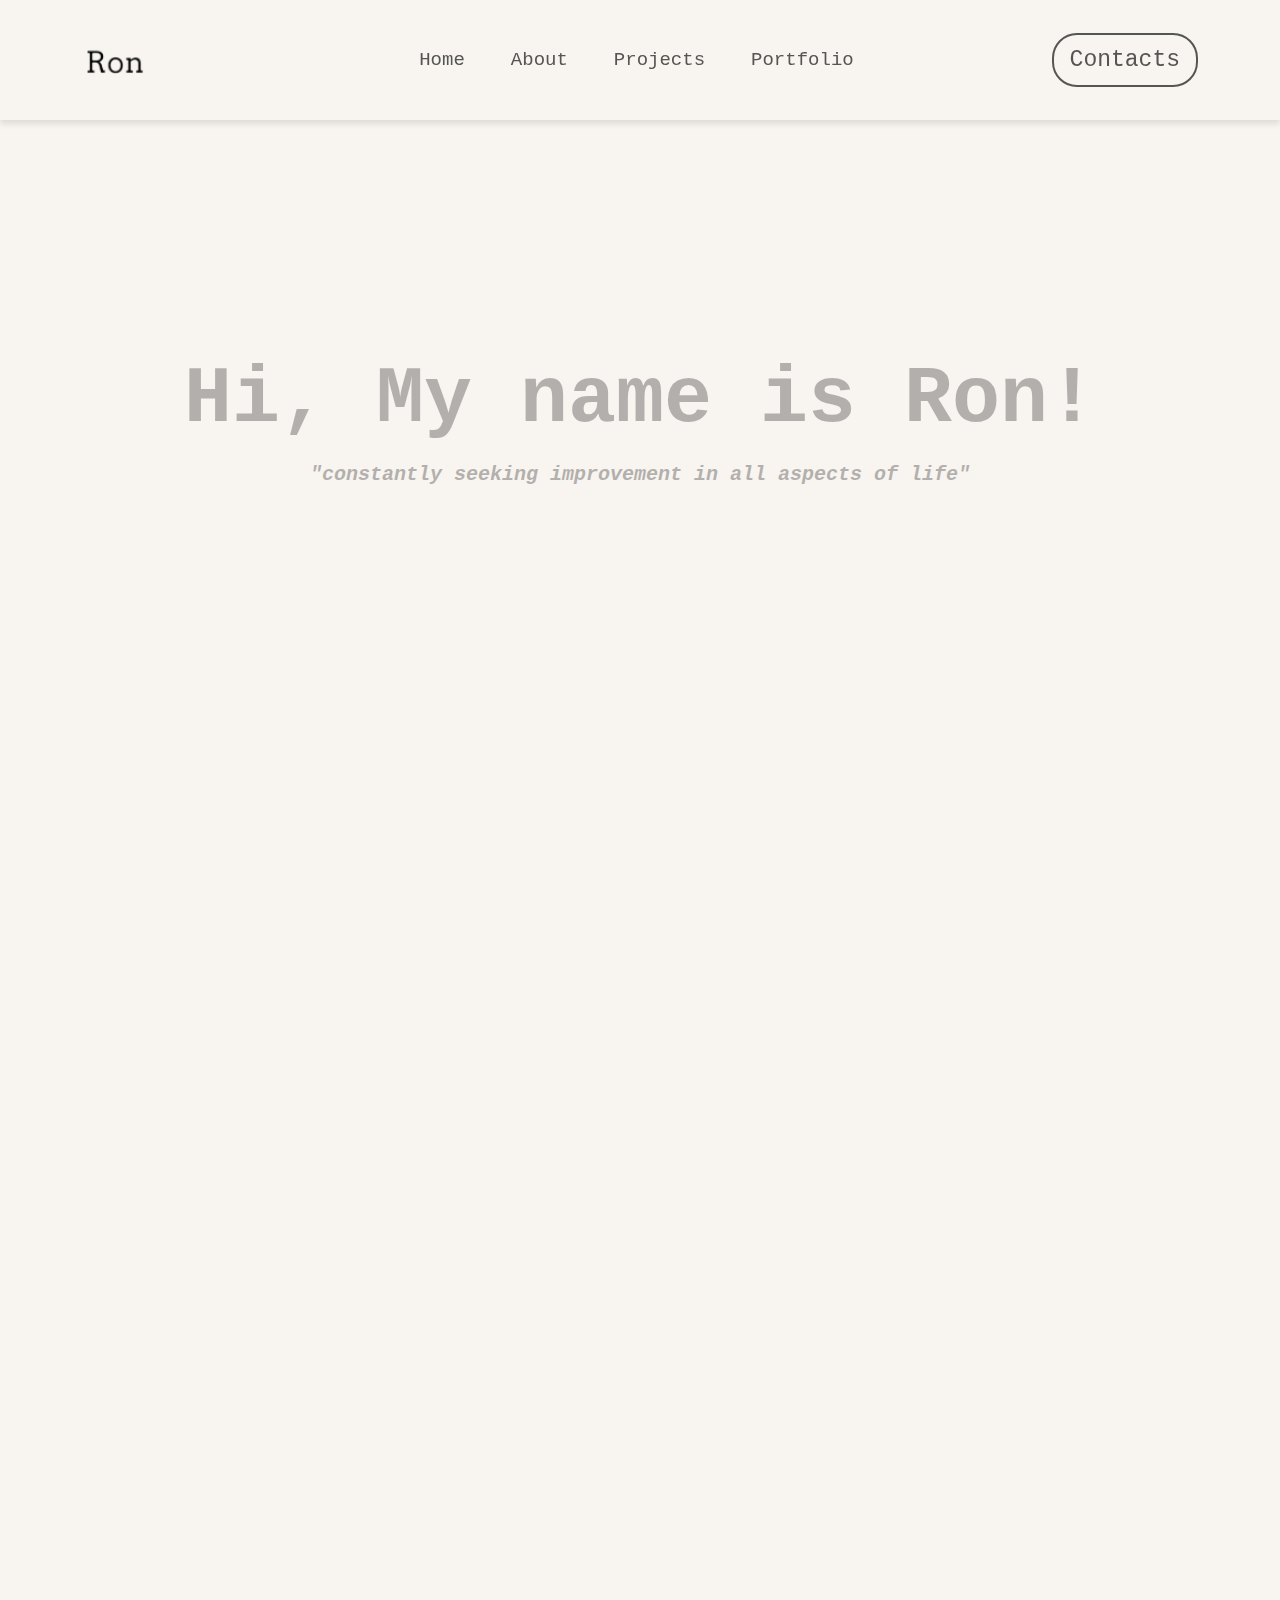
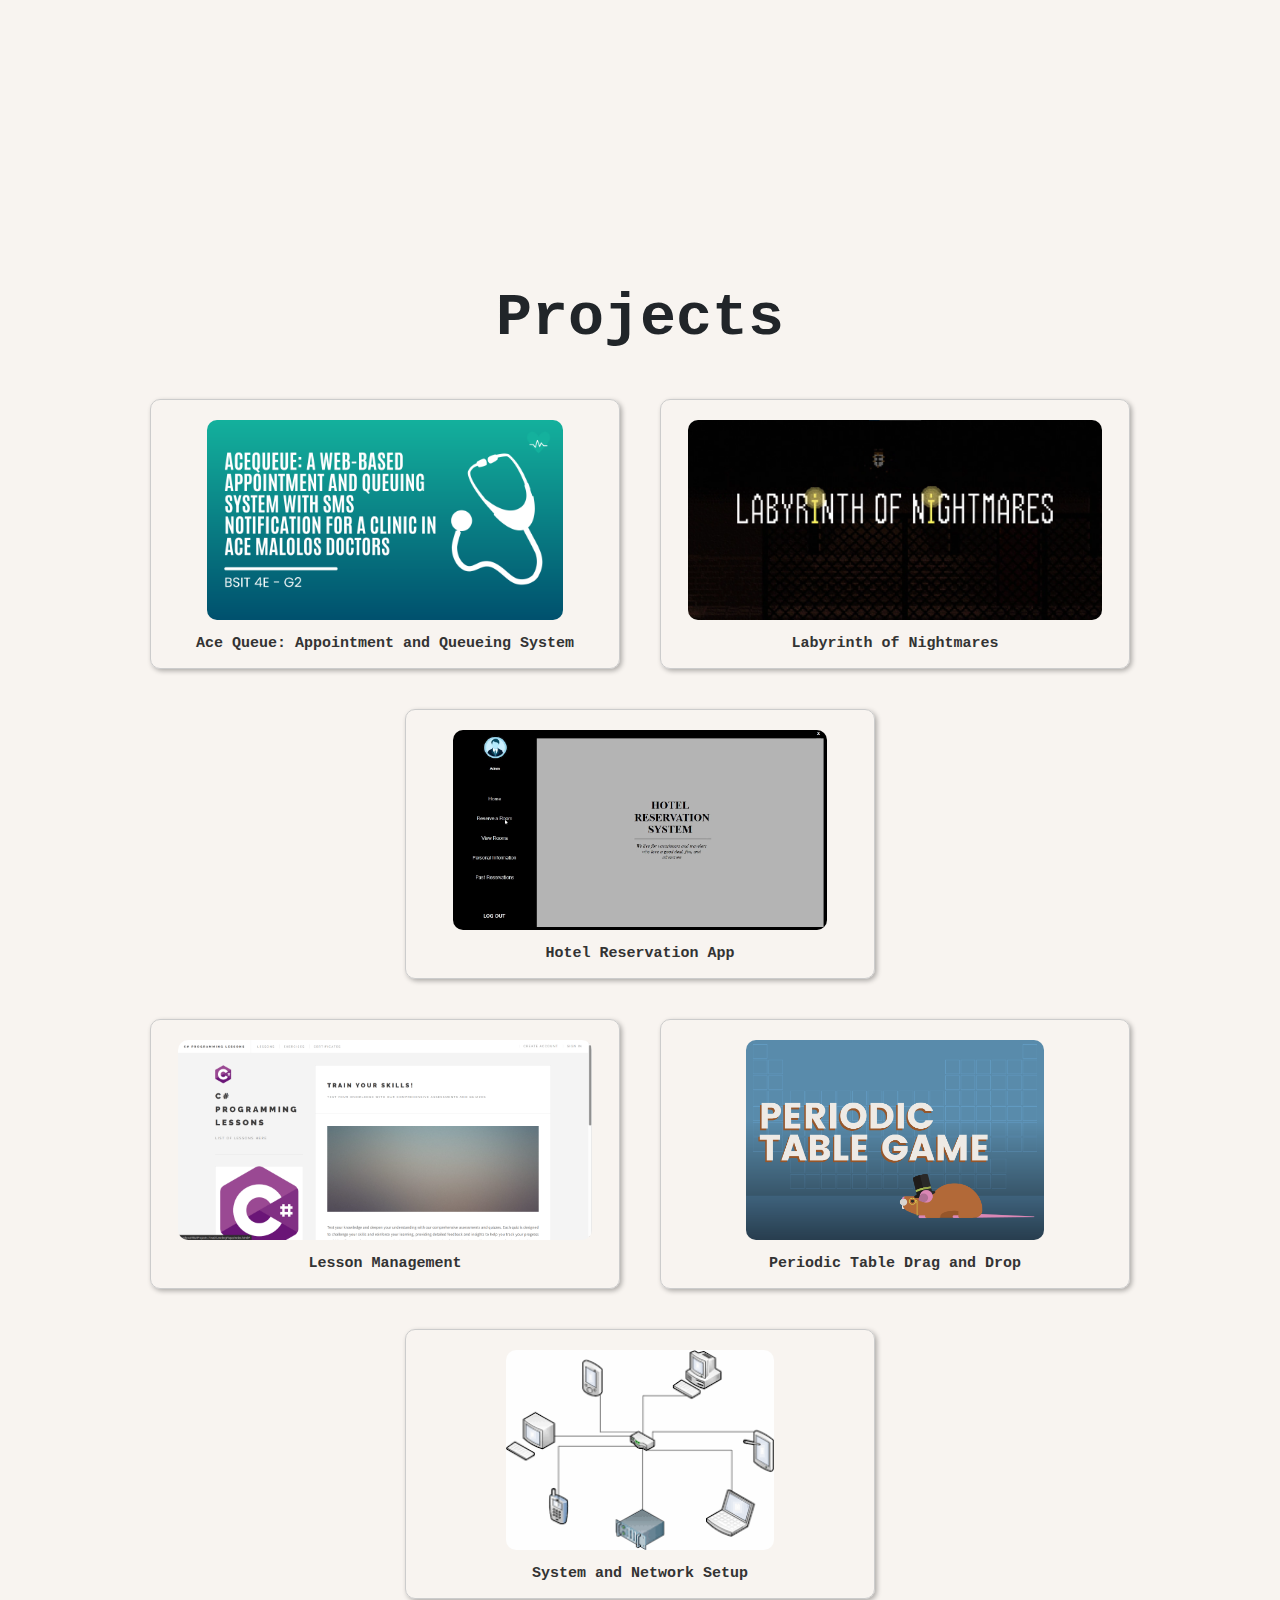
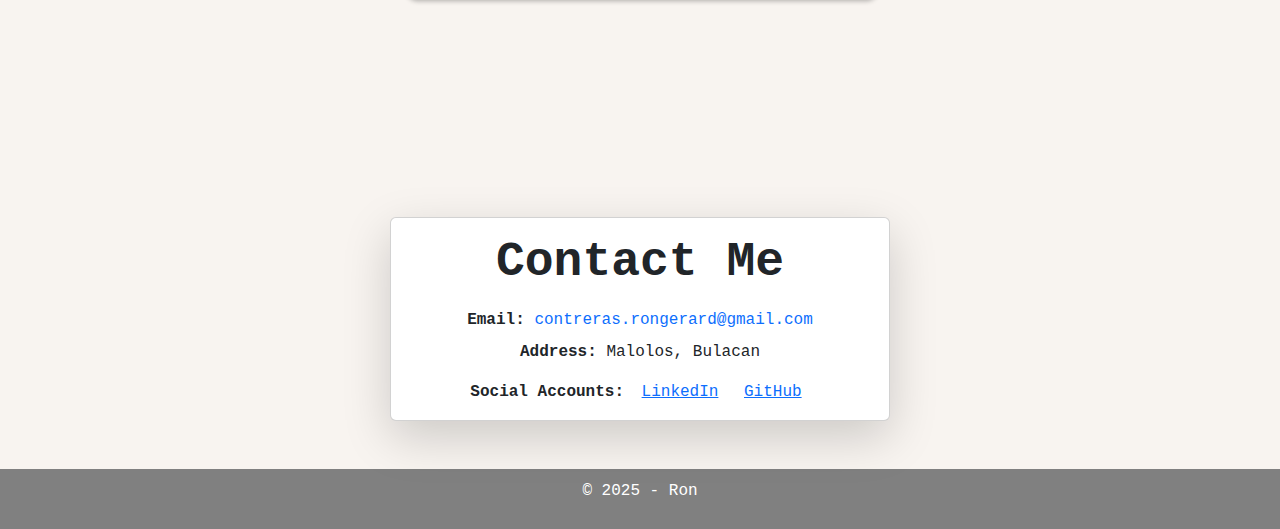
<file: index.html>
<!DOCTYPE HTML>

<html>

<head>
    <meta charset="UTF-8">
    <meta name="viewport" content="width=device-width, initial-scale=1.0">

    <title>Ron</title>

    <!-- Bootstrap CSS -->
    <link href="https://cdn.jsdelivr.net/npm/bootstrap@5.3.2/dist/css/bootstrap.min.css" rel="stylesheet">
    <link rel="stylesheet" href="navbarStyle.css" type="text/css" />

    <script src="navbarScript.js" defer></script>
    <!-- Bootstrap JS Bundle (including Popper.js) -->
    <script src="https://cdn.jsdelivr.net/npm/bootstrap@5.3.2/dist/js/bootstrap.bundle.min.js" defer></script>


</head>

<body>

    <div class="navbar-wrapper">
        <nav class="navbar navbar-expand-lg navbar-custom ">
            <div class="container">
                <a class="navbar-brand" href="#">
                    <img src="img/logo.png" alt="logo">
                </a>

                <button class="navbar-toggler" type="button" data-bs-toggle="collapse" data-bs-target="#navbarNav"
                    aria-controls="navbarNav" aria-expanded="false" aria-label="Toggle navigation">
                    <span class="navbar-toggler-icon"></span>
                </button>

                <div class="collapse navbar-collapse justify-content-center" id="navbarNav">
                    <ul class="navbar-nav">
                        <li class="nav-item">
                            <a class="nav-link " href="#">Home</a>
                        </li>
                        <li class="nav-item">
                            <a class="nav-link" href="#about-me">About</a>
                        </li>
                        <li class="nav-item">
                            <a class="nav-link" href="#projects">Projects</a>
                        </li>
                        <li class="nav-item">
                            <a class="nav-link" href="#">Portfolio</a>
                        </li>

                    </ul>
                </div>

                <div class="d-none d-lg-block ms-auto">
                    <a href="#contact-me"> <button class="contact-button">Contacts</button></a>
                </div>
            </div>
        </nav>
    </div>

    <div class="hero-caption" id="heroCaption">
        Hi, My name is Ron!

        <div class="small-caption">
            <p><i>"constantly seeking improvement in all aspects of life"</i>
            <p>
        </div>
    </div>




    <div id="about-me" class="about-me">

        <div class="main-about-me" id="ronAboutMe">

            <img src="img/ronimage.jpg" alt="Your Image" class="profile-picture" height=500px;>

            <div class="about-me-text">

                <p>Ron Gerard B. Contreras </p>

                <div class="role">
                    <p>Hello my name is Ron Gerard B. Contreras about to graduate in Bachelor of Science in Information
                        Technology</p>
                    <p>My goal is to contribute to the world of technology by creating innovative and user-friendly
                        web
                        applications.</p>

                </div>

                <button onclick="window.location.href='https://www.facebook.com/rongerard.contreras/';" ;
                    class="contact-me" id="projects">
                    Contact me </button>

            </div>
        </div>


    </div>


    <div class="services">
        <div class="main-service-text">
            <p><strong>Projects</strong></p>
        </div>
        <div class="service-container">


            <div class="service-box">
                <a href="aceQueue.html">
                    <img src="img/acequeue.png" alt="logo">
                </a>
                <h2><strong>Ace Queue: Appointment and Queueing System</strong></h2>

            </div>

            <div class="service-box">
                <a href="labyrinthsOfNightmare.html">
                    <img src="img/labyrinthOfNightmares.png" alt="logo" height="60">
                </a>
                <h2><strong>Labyrinth of Nightmares</strong></h2>

            </div>

            <div class="service-box">
                <a href="hotelReservation.html">
                    <img src="img/hotelReservation.png" alt="logo" height="60">
                </a>
                <h2><strong>Hotel Reservation App</strong></h2>

            </div>
        </div>
        <div class="service-container">


            <div class="service-box">
                <a href="lessonManagement.html">
                    <img src="img/lessonManagement.png" alt="logo" height="60">
                </a>
                <h2><strong>Lesson Management</strong></h2>

            </div>

            <div class="service-box">
                <a href="jqueryGame.html">
                    <img src="img/periodic.png" alt="logo" height="60">
                </a>
                <h2><strong>Periodic Table Drag and Drop</strong></h2>

            </div>

            <div class="service-box">
                <a href="systemAndNetworkSetup.html">
                    <img src="img/network.png" alt="logo" height="60">
                </a>
                <h2><strong>System and Network Setup</strong></h2>

            </div>
        </div>
    </div>

    <!-- Contact Me Section -->
    <div id="contact-me" class="container py-5">
        <div class="card shadow-lg mx-auto text-center" style="max-width: 500px;">
            <div class="card-body">
                <h2 class="card-title mb-3 fw-bold display-5">Contact Me</h2>


                <div class="contact-item mb-2">
                    <strong>Email:</strong>
                    <a href="mailto:contreras.rongerard@gmail.com" class="text-decoration-none text-primary">
                        contreras.rongerard@gmail.com
                    </a>
                </div>


                <div class="contact-item mb-2">
                    <strong>Address:</strong> Malolos, Bulacan
                </div>

                <div class="social-icons mt-3">
                    <strong>Social Accounts:</strong>
                    <a href="https://www.linkedin.com/in/ron-gerard/" target="_blank"
                        class="text-primary mx-2">LinkedIn</a>

                    <a href="https://github.com/rongerard" target="_blank" class="text-primary mx-2">GitHub</a>
                </div>
            </div>
        </div>
    </div>



    <!-- 
    <div id="contact-me" class="contact-container">
        <div class="main-about-me">

            <img src="img/join.jpg" alt="Your Image" class="profile-picture" height=500px;>
            <div class="about-me-text">

                <p>RON</p>
                <div class="role">
                    <p>Email: contreras.rongerard@gmail.com</p>
                </div>



                <button onclick="window.location.href='https://www.facebook.com/rongerard.contreras/';" ;
                    class="contact-me">
                    Contact Me </button>


            </div>
        </div>

        <div class="form-container">
            <div class="form-title">
                <p>Let's Work Together</p>
            </div>
            <form>
                <label for="fullname">Full Name:</label>
                <input type="text" id="fullname" name="fullname" required>

                <label for="email">Email:</label>
                <input type="email" id="email" name="email" required>

                <label for="phone">Phone Number:</label>
                <input type="tel" id="phone" name="phone">

                <label for="message">Message:</label>
                <textarea id="message" name="message" rows="4" required></textarea>

                <button type="submit" class="submit-button">Submit</button>
            </form>
        </div>
    </div> -->




</body>

<footer>
    <div class="container">
        <p>&copy; 2025 - Ron</p>
    </div>
</footer>




<!-- 
<div class="services">
    <div class="main-service-text">
        <p><strong>Services</strong></p>
    </div>
    <div class="service-container">


        <div class="service-box">
            <img src="img/software.jpg" alt="logo">
            <h2><strong>Software Development</strong></h2>

        </div>

        <div class="service-box">
            <img src="img/itconsulting.jpg" alt="logo" height="60">
            <h2><strong>IT Consulting</strong></h2>

        </div>

        <div class="service-box">
            <img src="img/network.jpg" alt="logo" height="60">
            <h2><strong>Network Services</strong></h2>

        </div>
    </div>
    <div class="service-container">


        <div class="service-box">
            <img src="img/cloud.jpg" alt="logo" height="60">
            <h2><strong>Cloud Computing</strong></h2>

        </div>

        <div class="service-box">
            <img src="img/web.jpg" alt="logo" height="60">
            <h2><strong>Web Services</strong></h2>

        </div>

        <div class="service-box">
            <img src="img/database.jpg" alt="logo" height="60">
            <h2><strong>Database Management</strong></h2>

        </div>
    </div>
</div> -->


</html>
</file>
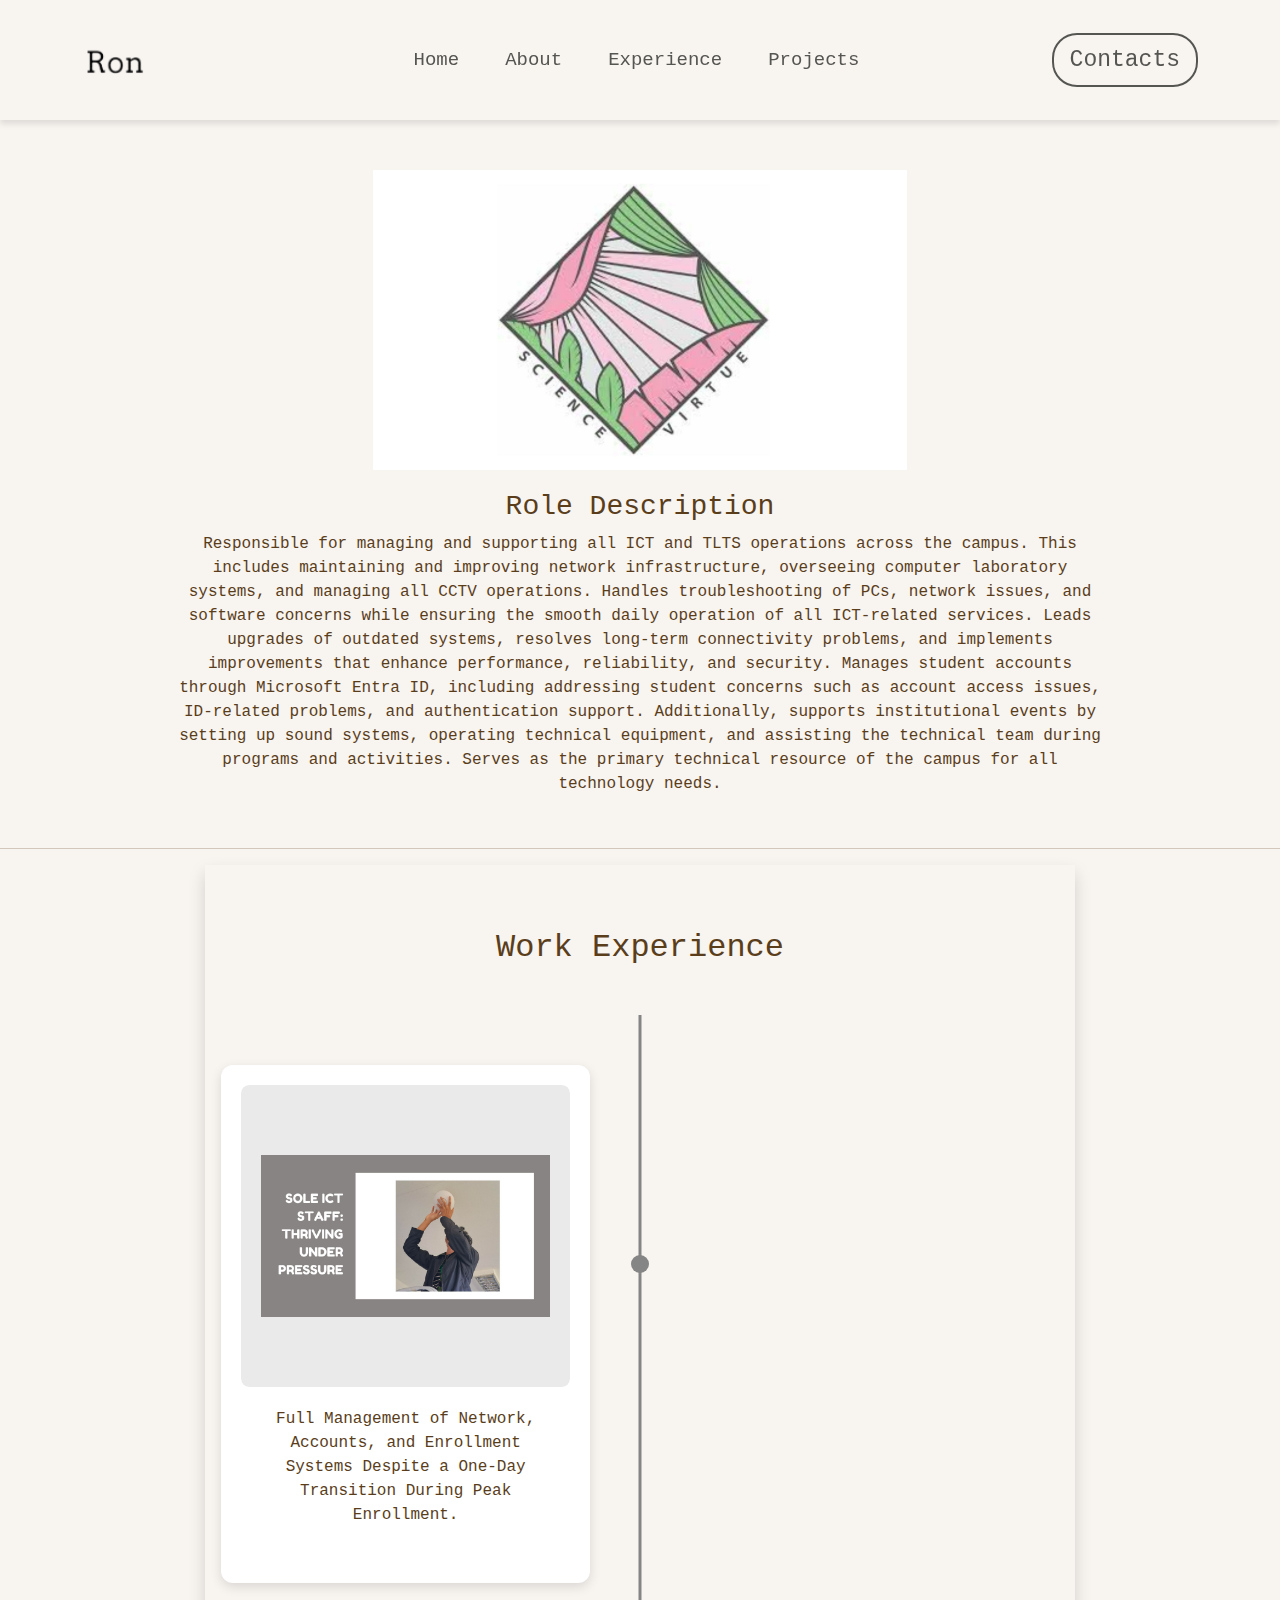
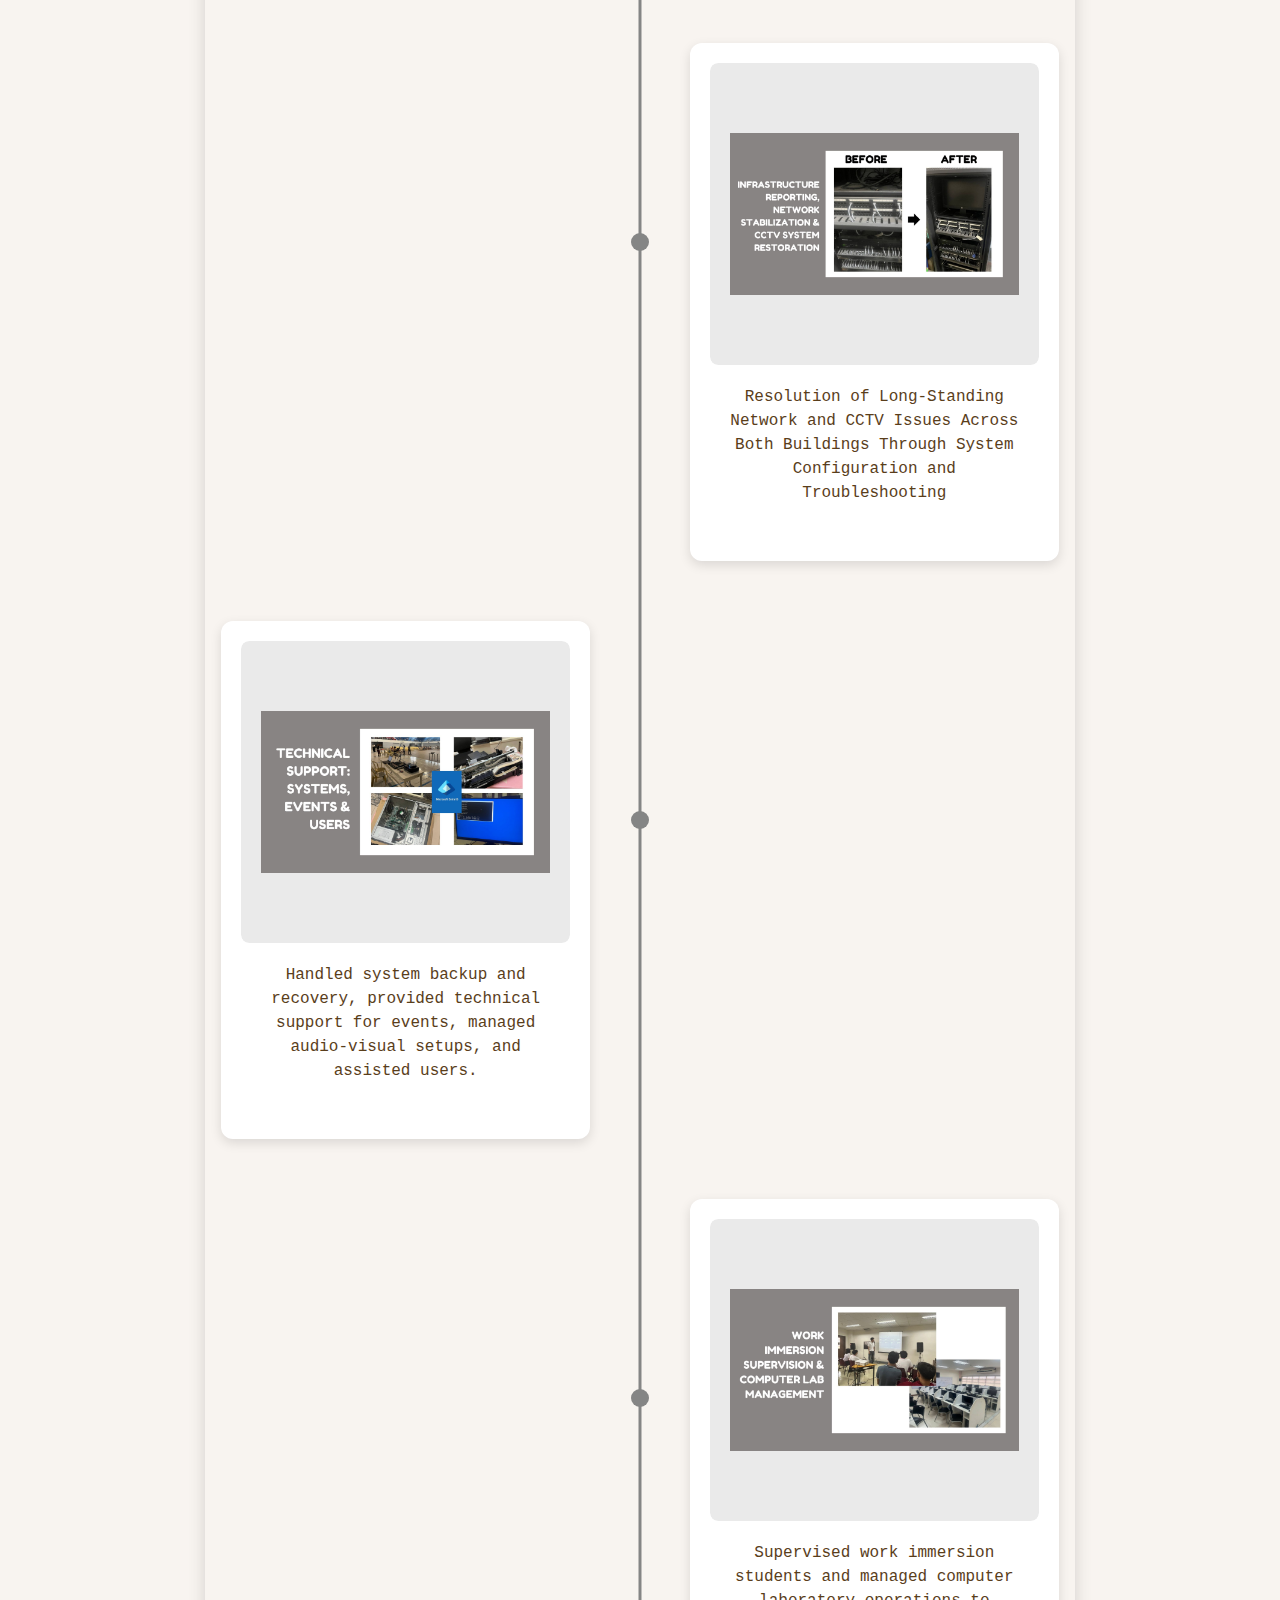
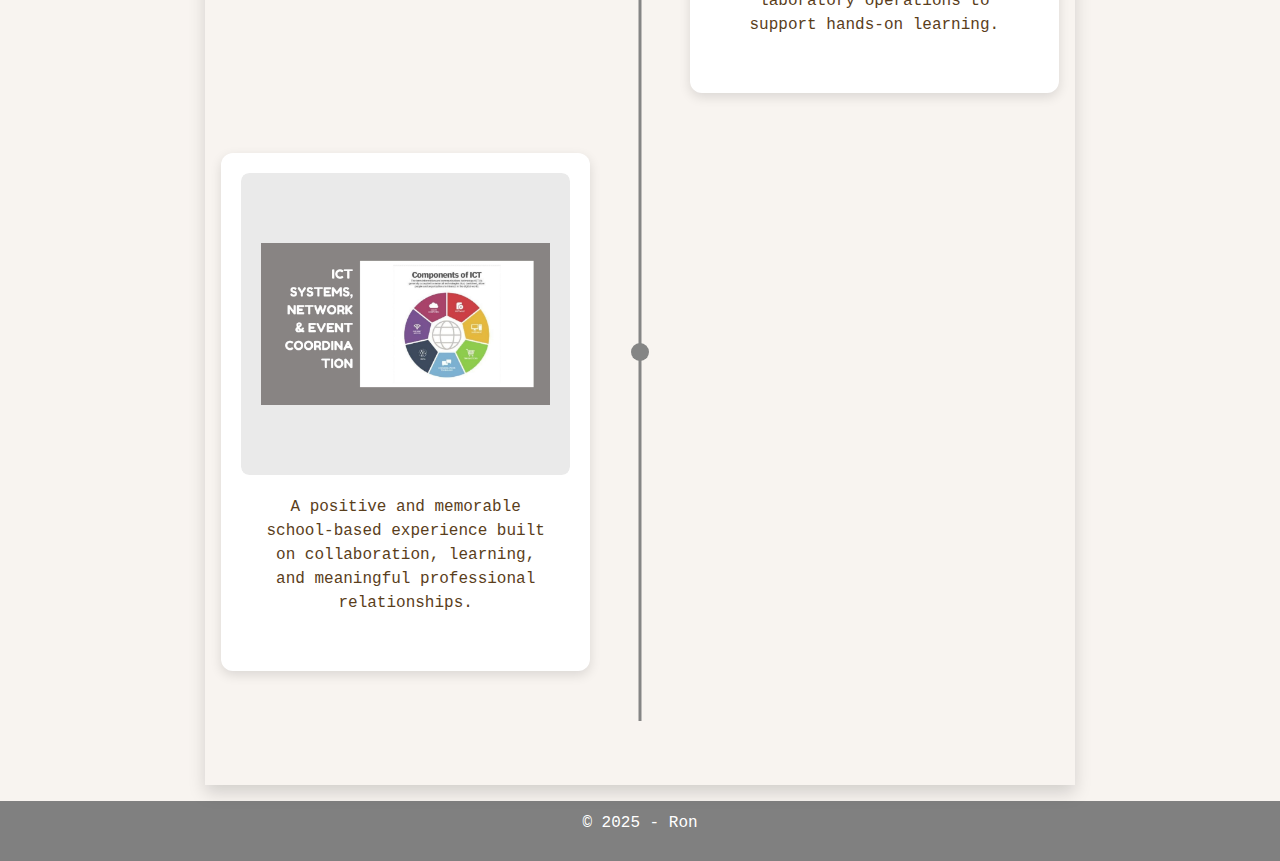
<file: 1_Work.html>
<!DOCTYPE html>
<html lang="en">

<head>
    <meta charset="UTF-8">
    <meta name="viewport" content="width=device-width, initial-scale=1.0">

    <title>Ron</title>

    <!-- Bootstrap CSS -->
    <link href="https://cdn.jsdelivr.net/npm/bootstrap@5.3.2/dist/css/bootstrap.min.css" rel="stylesheet">
    <link rel="stylesheet" href="css/workStyle.css" type="text/css" />
    <link rel="stylesheet" href="css/navbar.css" type="text/css" />


    <script src="js/navbarScript.js" defer></script>
    <!-- Bootstrap JS Bundle (including Popper.js) -->
    <script src="https://cdn.jsdelivr.net/npm/bootstrap@5.3.2/dist/js/bootstrap.bundle.min.js" defer></script>

</head>

<body>

<!-- Navigation Bar -->
<div id="navbar"></div>



    <div class="container text-center mt-6 custom-padding ">
        <img src="img/work/1/ceisLogo.jpg" class="img-fluid" alt="LOGO" style="height: 300px;">
    </div>

    <!-- Game Concept -->
    <section id="news" class="content">
        <div class="container">
            <div class="row">
                <div class="col-md-8 col-lg-10 mx-auto">
                    <h3 class="text-center">Role Description</h3>
                    <p>
                        Responsible for managing and supporting all ICT and TLTS operations across the campus. This includes maintaining and improving network infrastructure, overseeing computer laboratory systems, and managing all CCTV operations. Handles troubleshooting of PCs, network issues, and software concerns while ensuring the smooth daily operation of all ICT-related services. Leads upgrades of outdated systems, resolves long-term connectivity problems, and implements improvements that enhance performance, reliability, and security. Manages student accounts through Microsoft Entra ID, including addressing student concerns such as account access issues, ID-related problems, and authentication support. Additionally, supports institutional events by setting up sound systems, operating technical equipment, and assisting the technical team during programs and activities. Serves as the primary technical resource of the campus for all technology needs.
                    </p>
                </div>
            </div>
        </div>
    </section>
    <!-- Thin Separator Line -->
    <hr class="custom-divider">
   
    <!-- <h2 class="text-center">Work Experience</h2> -->
    <!-- <div class="container"> -->
        <div class="row justify-content-center">
    <div class="col-md-8 p-3 shadow">
        <section class="py-5">

    <h2 class="text-center mb-5">Work Experience</h2>

    <div class="timeline">

 <!-- Item 1 -->
   <div class="timeline-item left">
    <div class="timeline-card">

        <div class="img-clickable"
             data-bs-toggle="modal"
             data-bs-target="#setup1Modal">

            <img src="img/work/1/1.jpg" alt="OS Installation">
        </div>

        <p>Full Management of Network, Accounts, and Enrollment Systems Despite a One-Day Transition During Peak Enrollment.</p>

    </div>
</div>

 <!-- Item 2 -->
   <div class="timeline-item right">
    <div class="timeline-card">

        <div class="img-clickable"
             data-bs-toggle="modal"
             data-bs-target="#setup2Modal">

            <img src="img/work/1/2.jpg" alt="OS Installation">
        </div>

        <p>Resolution of Long-Standing Network and CCTV Issues Across Both Buildings Through System Configuration and Troubleshooting</p>

    </div>
</div>

     
        <!-- Item 3 -->
          <div class="timeline-item left">
    <div class="timeline-card">

        <div class="img-clickable"
             data-bs-toggle="modal"
             data-bs-target="#setup3Modal">

            <img src="img/work/1/3.jpg" alt="OS Installation">
        </div>

                <p>Handled system backup and recovery, provided technical support for events, managed audio-visual setups, and assisted users.</p>

    </div>
</div>


         <!-- Item 4 -->
           <div class="timeline-item right">
    <div class="timeline-card">

        <div class="img-clickable"
             data-bs-toggle="modal"
             data-bs-target="#setup4Modal">

            <img src="img/work/1/4.jpg" alt="OS Installation">
        </div>
                <p>Supervised work immersion students and managed computer laboratory operations to support hands-on learning.</p>

    </div>
</div>


         <!-- Item 5 -->
        <div class="timeline-item left">
    <div class="timeline-card">

        <div class="img-clickable"
             data-bs-toggle="modal"
             data-bs-target="#setup5Modal">

            <img src="img/work/1/5.jpg" alt="OS Installation">
        </div>
                <p>A positive and memorable school-based experience built on collaboration, learning, and meaningful professional relationships.</p>

    </div>
</div>


        

         <!-- Old Sample -->
        <!-- <div class="timeline-item left">
            <div class="timeline-card">
                <img src="img/systemAndNetworksetup/wiredAccessPoint.jpg" alt="Wired Access Point">
                <h5>A Joyful and Meaningful School-Based Work Experience</h5>
                <p>A positive and memorable school-based experience built on collaboration, learning, and meaningful professional relationships.</p>
                <button class="btn btn-primary btn-sm" data-bs-toggle="modal" data-bs-target="#setup5Modal">Read More</button>
            </div>
        </div> -->


    </div>

       <!-- Modals for detailed descriptions -->
    <!-- <div class="modal fade" id="setup1Modal" tabindex="-1" aria-labelledby="setup1ModalLabel" aria-hidden="true">
        <div class="modal-dialog modal-dialog-centered">
            <div class="modal-content">
                <div class="modal-header">
                    <h5 class="modal-title" id="setup1ModalLabel">OS Installation</h5>
                    <button type="button" class="btn-close" data-bs-dismiss="modal" aria-label="Close"></button>
                </div>
                <div class="modal-body">
                   Although I had not yet formally graduated and was only waiting for my graduation after completing my OJT, I immediately took charge of all ICT operations with only a 1-day transition, including network management, enrollment systems, account creation, ID processing, and troubleshooting. In my first week, I discovered long-standing network problems caused by outdated unmanaged switches conflicting with VLAN-based equipment. Over 25 days, I mapped the entire network, identified the root causes, replaced incompatible switches with managed Unifi units, and stabilized wireless performance. I also improved enrollment and ID tracking using Excel to organize and manage records. My perseverance and ability to handle pressure were essential in delivering results and establishing a more stable, scalable network foundation despite limited resources and legacy infrastructure.
                </div>
            </div>
        </div>
    </div> -->

    <!-- Storybook Modal 1 -->
<div class="modal fade" id="setup1Modal" tabindex="-1" aria-labelledby="setup1ModalLabel" aria-hidden="true">
  <div class="modal-dialog modal-xl modal-dialog-centered">
    <div class="modal-content storybook-modal">
      <div class="modal-header">
        <h5 class="modal-title" id="setup1ModalLabel">Sole ICT Staff: Thriving Under Pressure</h5>
        <button type="button" class="btn-close" data-bs-dismiss="modal" aria-label="Close"></button>
      </div>
      <div class="modal-body storybook-body">
        <!-- Story Slide 1 -->
        <div class="story-slide">
          <div class="story-img">
            <img src="img/work/1/1.1.jpg" alt="ICT Setup" class="img-fluid rounded shadow" style="max-width: 200px;">
          </div>
          <div class="story-text">
            <p>Even before graduating, I took charge of all ICT operations with only a 1-day transition. While enrollment was ongoing, I simultaneously managed and troubleshot the network, handled account creation, ID processing, and encoded data on the enrollment system.</p>
          </div>
        </div>

        <!-- Story Slide 2 -->
        <div class="story-slide">
          <div class="story-img">
            <img src="img/work/1/1.2.jpg" alt="Network Mapping" class="img-fluid rounded shadow" style="max-width: 170px;">
          </div>
          <div class="story-text">
            <p>During my first week, I uncovered long-standing network problems caused by outdated unmanaged switches conflicting with VLAN-based equipment. Over 25 days, I mapped the network, replaced incompatible switches with managed Unifi units, and stabilized wireless performance.</p>
          </div>
        </div>

        <!-- Story Slide 3 -->
        <div class="story-slide">
          <div class="story-img">
            <img src="img/work/1/1.3.png"
     alt="Excel Tracking"
     class="img-fluid rounded shadow"
     style="width: 100%; max-width: 400px;">

          </div>
          <div class="story-text">
            <p>To improve enrollment and ID tracking, I created custom formulas in Sheets to organize and manage records efficiently. Working through these tasks helped me strengthen my perseverance and ability to handle pressure, which was crucial in delivering results and building a more stable, scalable network foundation.</p>
          </div>
        </div>

      <!-- Story Slide 4 (Updated) -->
<div class="story-slide">
 
  <div class="story-text" style="margin: 10px 200px 0px 200px;">
    <p>Through these challenges, I strengthened my perseverance and learned to handle pressure more effectively. It has been an intensive journey of analysis, troubleshooting, and problem-solving. This growth allowed me to deliver results consistently, creating a more stable and scalable network foundation, even with limited resources and legacy infrastructure.</p>
  </div>
</div>
      </div>
    </div>
  </div>
</div>

   <!-- Storybook Modal 2 -->
<div class="modal fade" id="setup2Modal" tabindex="-1" aria-labelledby="setup1ModalLabel" aria-hidden="true">
  <div class="modal-dialog modal-xl modal-dialog-centered">
    <div class="modal-content storybook-modal">
      <div class="modal-header">
        <h5 class="modal-title" id="setup1ModalLabel">Infrastructure Reporting, Network Stabilization & CCTV System Restoration</h5>
        <button type="button" class="btn-close" data-bs-dismiss="modal" aria-label="Close"></button>
      </div>
      <div class="modal-body storybook-body">
        <!-- Story Slide 1 -->
        <div class="story-slide">
          <div class="story-img">
            <img src="img/work/1/2.1.jpg" alt="ICT Setup" class="img-fluid rounded shadow" style="max-width: 150px;">
          </div>
          <div class="story-text">
            <p>Prepared formal equipment request reports, resolved long-standing campus-wide network issues, and simultaneously fixed recurring CCTV systems problems across both buildings by restoring stability, connectivity, and proper operation while managing all related equipment.</p>
          </div>
        </div>

        <!-- Story Slide 2 -->
        <div class="story-slide">
          <div class="story-img">
            <img src="img/work/1/2.2.jpg" alt="Network Mapping" class="img-fluid rounded shadow" style="max-width: 170px;">
          </div>
          <div class="story-text">
            <p>Successfully stabilized and upgraded the network infrastructure, resolving long-standing performance issues and eliminating packet congestion caused by outdated unmanaged switches, resulting in reliable connectivity and expanding capacity from 50 to over 150 simultaneous users.</p>
          </div>
        </div>

        <!-- Story Slide 3 -->
        <div class="story-slide">
          <div class="story-img">
            <img src="img/work/1/2.3.png" alt="Excel Tracking" class="img-fluid rounded shadow">
          </div>
          <div class="story-text">
            <p>After stabilizing the network, the CCTV system was restored to full operation by reconfiguring several cameras to ensure proper connectivity, coverage, and functionality. A formal CCTV access request form was also created to regulate access and strengthen system security and accountability.</p>
          </div>
        </div>

<!-- Story Slide 4 -->
<div class="story-slide">
  <div class="story-text" style="margin: 10px 200px 0px 200px;">
    <button type="button" class="contact-me" onclick="viewImage('img/certificates/ceis_certificate.jpg')">
      View Certificate
    </button> 
  </div>
</div>
<script>
// Store original modal content
const setup2ModalBody = document.querySelector('#setup2Modal .modal-body').innerHTML;

function viewImage(src) {
  const modalBody = document.querySelector('#setup2Modal .modal-body');

  // Replace content with the image
  modalBody.innerHTML = `
    <div class="text-center">
      <img src="${src}" class="img-fluid rounded" alt="Preview" style="max-width: 750px;">
    </div>
    <div class="text-center mt-3">
      <button class="contact-me" onclick="goBack()">Back</button>
    </div>
  `;
}

function goBack() {
  const modalBody = document.querySelector('#setup2Modal .modal-body');
  
  // Restore the original content
  modalBody.innerHTML = setup2ModalBody;
}
</script>



      </div>
    </div>
  </div>
</div>


   <!-- Storybook Modal 3 -->
<div class="modal fade" id="setup3Modal" tabindex="-1" aria-labelledby="setup1ModalLabel" aria-hidden="true">
  <div class="modal-dialog modal-xl modal-dialog-centered">
    <div class="modal-content storybook-modal">
      <div class="modal-header">
        <h5 class="modal-title" id="setup1ModalLabel">Technical Support: Systems, Events & Users</h5>
        <button type="button" class="btn-close" data-bs-dismiss="modal" aria-label="Close"></button>
      </div>
      <div class="modal-body storybook-body">
        <!-- Story Slide 1 -->
        <div class="story-slide">
          <div class="story-img">
            <img src="img/work/1/3.1.png" alt="ICT Setup" class="img-fluid rounded shadow" style="max-width: 250px;">
          </div>
          <div class="story-text">
            <p>Managed over 1,300 Microsoft Entra ID accounts for students, faculty, and staff, including account creation, maintenance, provisioning, and troubleshooting. Provided Microsoft 365 support to parents, resolving login issues, MFA problems, and account linking to ensure seamless access to academic portals. Also administered Canva Single Sign-On (SSO), managing user access, account synchronization, and authentication support for students and staff.</p>
          </div>
        </div>

        <!-- Story Slide 2 -->
        <div class="story-slide">
          <div class="story-img">
            <img src="img/work/1/3.2.png" alt="Network Mapping" class="img-fluid rounded shadow" style="max-width: 200px;">
          </div>
          <div class="story-text">
            <p>Supported student registration by validating data, assigning grade levels and sections, and integrating accounts into Microsoft 365. Delivered daily technical support to faculty and staff, resolving software, hardware, and system issues efficiently.</p>
          </div>
        </div>

        <!-- Story Slide 3 -->
        <div class="story-slide">
          <div class="story-img">
            <img src="img/work/1/3.3.jpg" alt="Excel Tracking" class="img-fluid rounded shadow" style="max-width: 150px;" >
          </div>
          <div class="story-text">
            <p>Provided technical support during school events, including setup, configuration, and real-time troubleshooting of AV equipment. Assisted users as needed, ensuring smooth operation and effective execution of programs and presentations.</p>
          </div>
        </div>

      <!-- Story Slide 4 (Updated) -->
<div class="story-slide">
 
  <div class="story-text" style="margin: 10px 200px 0px 200px;">
    <p>Handled printer and internet troubleshooting, resolving connectivity, DHCP, and DNS issues to ensure stable services. Managed audio-visual setups for classrooms and orientations, and maintained ID printing systems, ensuring accurate design, encoding, and proper supply management.</p>
  </div>
</div>
      </div>
    </div>
  </div>
</div>



   <!-- Storybook Modal 4 -->
<div class="modal fade" id="setup4Modal" tabindex="-1" aria-labelledby="setup1ModalLabel" aria-hidden="true">
  <div class="modal-dialog modal-xl modal-dialog-centered">
    <div class="modal-content storybook-modal">
      <div class="modal-header">
        <h5 class="modal-title" id="setup1ModalLabel">Work Immersion Supervision & Computer Lab Management</h5>
        <button type="button" class="btn-close" data-bs-dismiss="modal" aria-label="Close"></button>
      </div>
      <div class="modal-body storybook-body">
        <!-- Story Slide 1 -->
        <div class="story-slide">
          <div class="story-img">
            <img src="img/work/1/4.1.png" alt="ICT Setup" class="img-fluid rounded shadow" style="width: 85%; max-width: 300px;">
          </div>
          <div class="story-text">
            <p>Supervised both first and second batch work immersion students, teaching professionalism, proper work ethics, and workplace discipline while providing hands-on ICT training.</p>
          </div>
        </div>

        <!-- Story Slide 2 -->
        <div class="story-slide">
          <div class="story-img">
            <img src="img/work/1/4.2.jpg" alt="Network Mapping" class="img-fluid rounded shadow" style="max-width: 170px;">
          </div>
          <div class="story-text">
            <p>Led the repair, reformatting, and configuration of all computers in the computer laboratory, while guiding work immersion students on proper system setup, security practices, and effective use of lab equipment, and managing daily operations to ensure stable systems, functional equipment, and a productive hands-on learning environment.</p>
          </div>
        </div>

        <!-- Story Slide 3 -->
        <div class="story-slide">
          <div class="story-img">
            <img src="img/work/1/4.3.jpg" alt="Excel Tracking" class="img-fluid rounded shadow" style="max-width: 150px;">
          </div>
          <div class="story-text">
            <p>By exposing them to actual tasks, expectations, and workplace discipline, while actively promoting collaboration through teamwork, peer coordination, and shared responsibilities, they learned how to adapt, support one another, and respond calmly to challenges. This approach helped prepare them for their future careers, ensuring they are always ready, confident, and less likely to be shocked by real-world work environments and professional responsibilities.</p>
          </div>
        </div>

      </div>
    </div>
  </div>
</div>



   <!-- Storybook Modal 5 -->
<div class="modal fade" id="setup5Modal" tabindex="-1" aria-hidden="true">
  <div class="modal-dialog modal-xl modal-dialog-centered">
    <div class="modal-content">

      <div class="modal-header">
        <h5 class="modal-title">A Joyful and Meaningful School-Based Work Experience</h5>
        <button type="button" class="btn-close" data-bs-dismiss="modal"></button>
      </div>

      <div class="modal-body text-center p-4">
        <img 
          src="img/work/1/5.1.jpg"
          alt="Work Experience"
          class="img-fluid"
          style="max-height: 80vh; object-fit: contain;"
        >
      </div>
      

    </div>
  </div>
</div>




    

</section>

                </div>
            </div>
        </div>



        <div class="text-center mt-3">
            
        </div>
    <!-- </div> -->
    </section>





</body>

<footer>
    <div class="container">
        <p>&copy; 2025 - Ron</p>
    </div>
</footer>

</html>
</file>
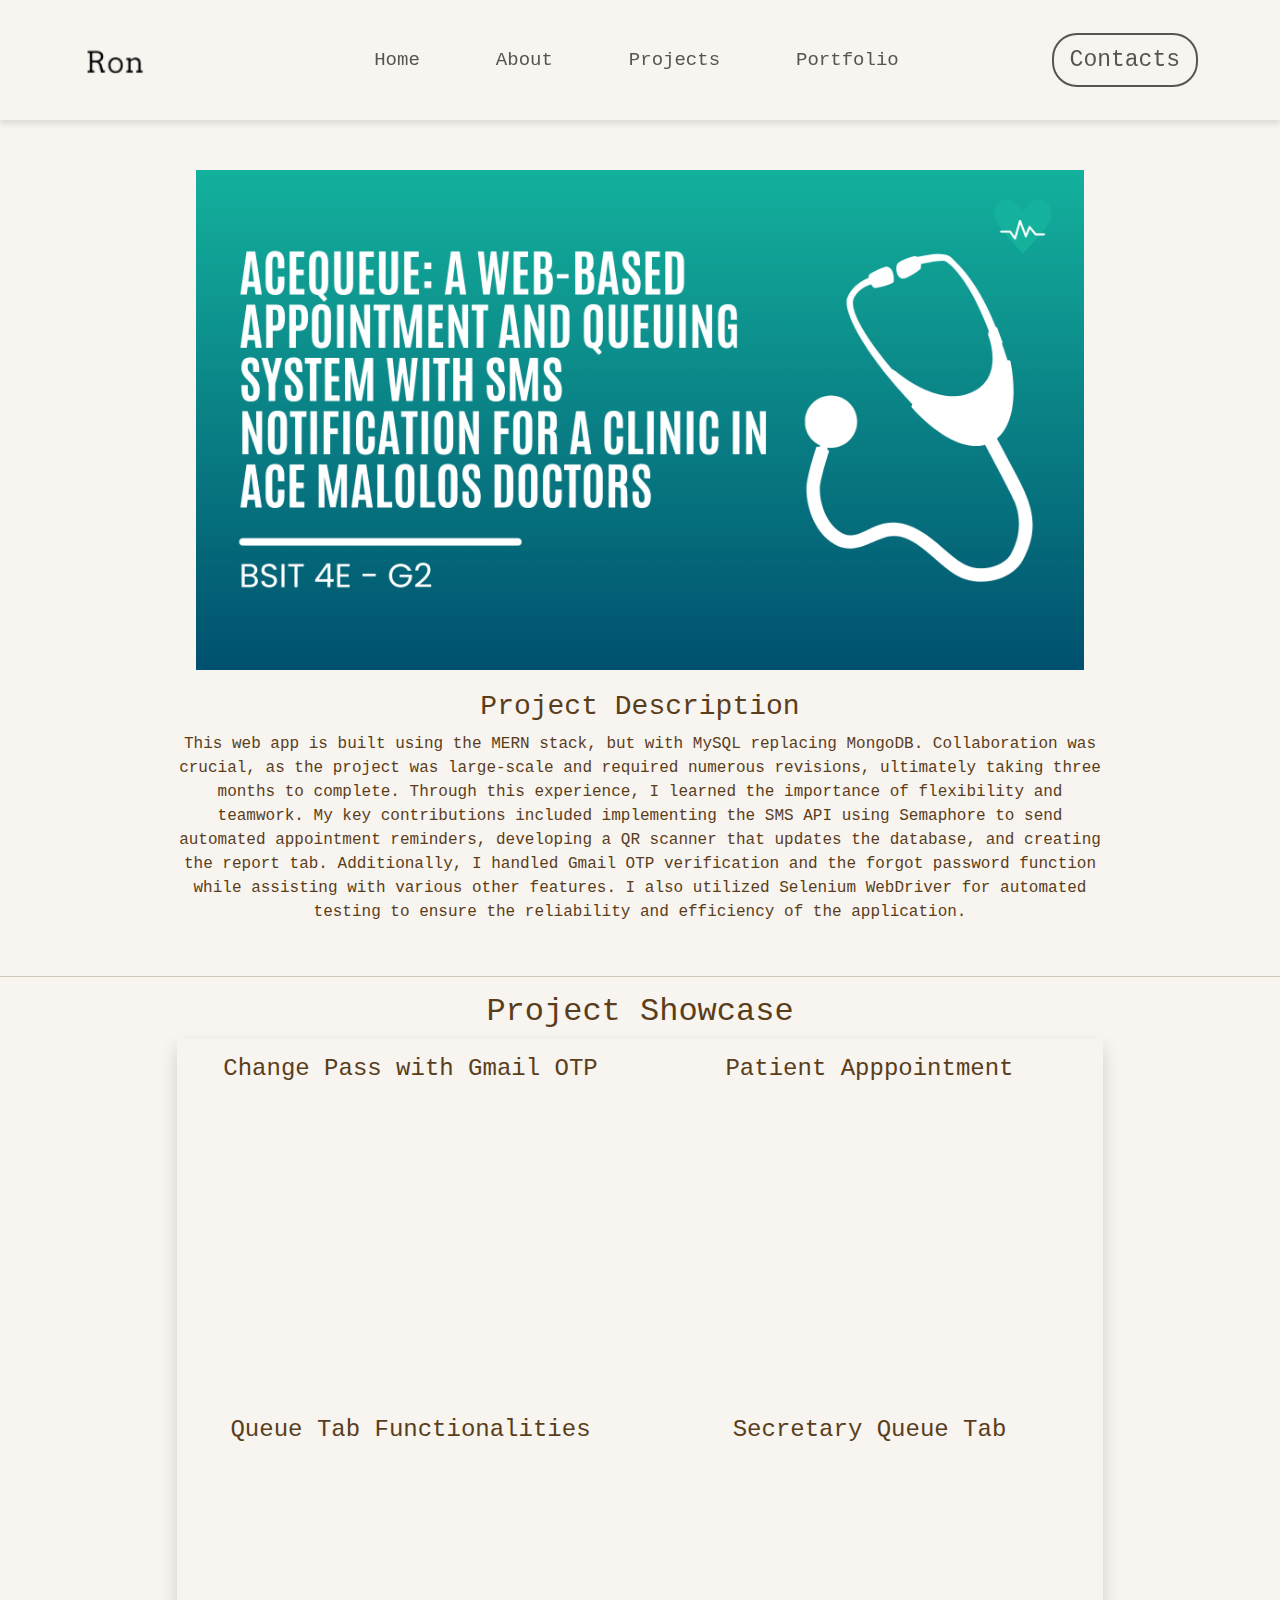
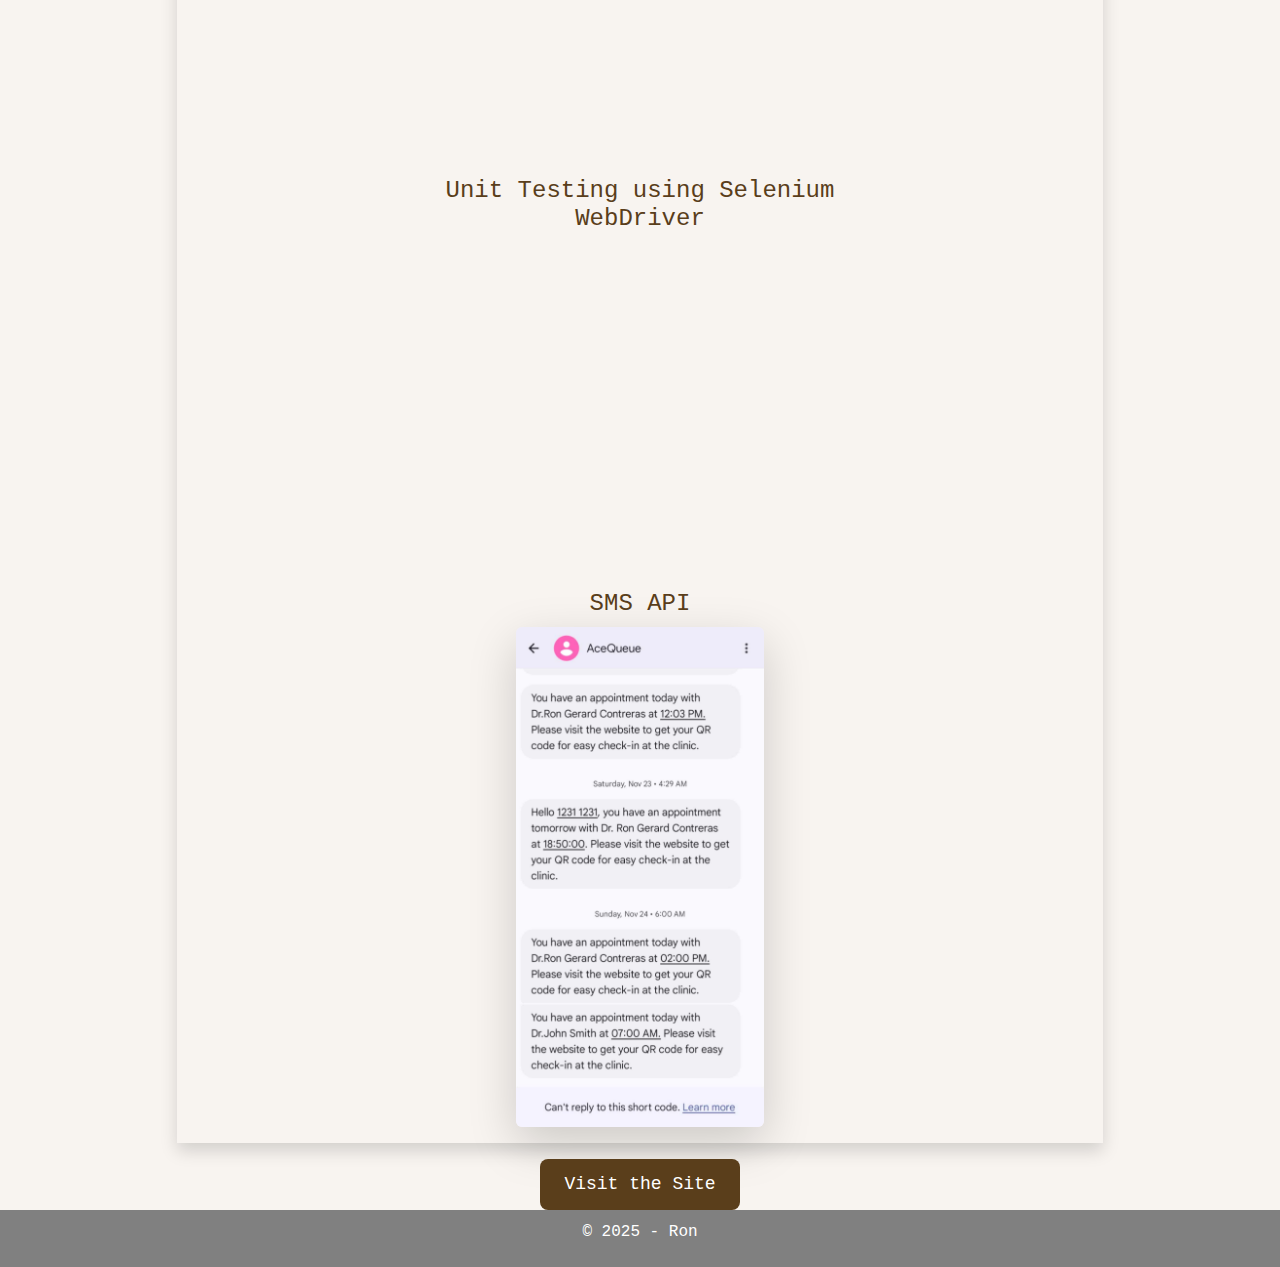
<file: aceQueue.html>
<!DOCTYPE html>
<html lang="en">

<head>
    <meta charset="UTF-8">
    <meta name="viewport" content="width=device-width, initial-scale=1.0">

    <title>Ron</title>

    <!-- Bootstrap CSS -->
    <link href="https://cdn.jsdelivr.net/npm/bootstrap@5.3.2/dist/css/bootstrap.min.css" rel="stylesheet">
    <link rel="stylesheet" href="style.css" type="text/css" />

    <script src="navbarScript.js" defer></script>
    <!-- Bootstrap JS Bundle (including Popper.js) -->
    <script src="https://cdn.jsdelivr.net/npm/bootstrap@5.3.2/dist/js/bootstrap.bundle.min.js" defer></script>


</head>

<body>

    <div class="navbar-wrapper">
        <nav class="navbar navbar-expand-lg navbar-custom ">
            <div class="container">
                <a class="navbar-brand" href="#">
                    <img src="img/logo.png" alt="logo">
                </a>

                <button class="navbar-toggler" type="button" data-bs-toggle="collapse" data-bs-target="#navbarNav"
                    aria-controls="navbarNav" aria-expanded="false" aria-label="Toggle navigation">
                    <span class="navbar-toggler-icon"></span>
                </button>

                <div class="collapse navbar-collapse justify-content-center" id="navbarNav">
                    <ul class="navbar-nav">
                        <li class="nav-item">
                            <a class="nav-link " href="index.html">Home</a>
                        </li>
                        <li class="nav-item">
                            <a class="nav-link" href="#about-me">About</a>
                        </li>
                        <li class="nav-item">
                            <a class="nav-link" href="index.html#projects">Projects</a>
                        </li>
                        <li class="nav-item">
                            <a class="nav-link" href="#">Portfolio</a>
                        </li>

                    </ul>
                </div>

                <div class="d-none d-lg-block ms-auto">
                    <button class="contact-button">Contacts</button>
                </div>
            </div>
        </nav>
    </div>

    <!-- <section class="banner">
        <h1><strong>Labyrinth Of Nightmares</strong></h1>
    </section> -->

    <div class="container text-center mt-6 custom-padding ">
        <img src="img/acequeue.png" class="img-fluid" alt="Game Cover" style="height: 500px;">
    </div>

    <!-- Game Concept -->
    <section id="news" class="content">
        <div class="container">
            <div class="row">
                <div class="col-md-8 col-lg-10 mx-auto">
                    <h3 class="text-center">Project Description</h3>
                    <p>
                        This web app is built using the MERN stack, but with MySQL replacing MongoDB. Collaboration was
                        crucial, as the project was large-scale and required numerous revisions, ultimately taking three
                        months to complete. Through this experience, I learned the importance of flexibility and
                        teamwork.

                        My key contributions included implementing the SMS API using Semaphore to send automated
                        appointment reminders, developing a QR scanner that updates the database, and creating the
                        report tab. Additionally, I handled Gmail OTP verification and the forgot password function
                        while assisting with various other features. I also utilized Selenium WebDriver for automated
                        testing to ensure the reliability and efficiency of the application.
                    </p>
                </div>
            </div>
        </div>
    </section>
    <!-- Thin Separator Line -->
    <hr class="custom-divider">
    <!-- Game Showcase -->
    <h2 class="text-center">Project Showcase</h2>
    <div class="container">
        <div class="row justify-content-center">
            <div class="col-md-10">
                <div class=" p-3 shadow">
                    <div class="row">
                        <!-- Video 1 -->
                        <div class="col-md-6 text-center mb-3">
                            <h4>Change Pass with Gmail OTP</h4>
                            <iframe src="https://drive.google.com/file/d/16JpvNovYYvTRPlP6l5E8IuZzC-8_KG59/preview"
                                class="w-100" height="300" allow="autoplay">
                            </iframe>
                        </div>

                        <!-- Video 2 -->
                        <div class="col-md-6 text-center mb-3">
                            <h4>Patient Apppointment</h4>
                            <iframe src="https://drive.google.com/file/d/1-1JH3-gvUieqMFvHasrarkfD7xTos-Wb/preview"
                                class="w-100" height="300" allow="autoplay">
                            </iframe>
                        </div>



                        <!-- Video 3 -->
                        <div class="col-md-6 text-center mb-3">
                            <h4>Queue Tab Functionalities</h4>
                            <iframe src="https://drive.google.com/file/d/1SEKnEKRwFBSAlE3id_6ZNy6k99qrGn42/preview"
                                class="w-100" height="300" allow="autoplay">
                            </iframe>
                        </div>

                        <!-- Video 4 -->
                        <div class="col-md-6 text-center mb-3">
                            <h4>Secretary Queue Tab</h4>
                            <iframe src="https://drive.google.com/file/d/1ZOqzSb3-V3WeGNo88iyc9ArHfyXgu9Ge/preview"
                                class="w-100" height="300" allow="autoplay">
                            </iframe>
                        </div>

                        <!-- Video 5 -->
                        <div class="col-md-6 text-center mb-3 mx-auto">
                            <h4>Unit Testing using Selenium WebDriver</h4>
                            <iframe src="https://drive.google.com/file/d/1veTKq12I8eFj19WxoRVCiJFVttwO8r4T/preview"
                                class="w-100" height="300" allow="autoplay">
                            </iframe>
                        </div>

                        <!-- Image at the bottom -->
                        <div class="text-center mt-4">
                            <h4>SMS API</h4>
                            <img src="img/SMS_API.jpg" class="img-fluid shadow-lg rounded" alt="SMS API"
                                style="height:500px">
                        </div>
                    </div>
                </div>
            </div>
        </div>



        <div class="text-center mt-3">
            <a href="https://acequeue.colcap.net/" class="download-button" target="_blank" rel="noopener noreferrer">
                Visit the Site
            </a>
        </div>
    </div>
    </section>





</body>

<footer>
    <div class="container">
        <p>&copy; 2025 - Ron</p>
    </div>
</footer>

</html>
</file>
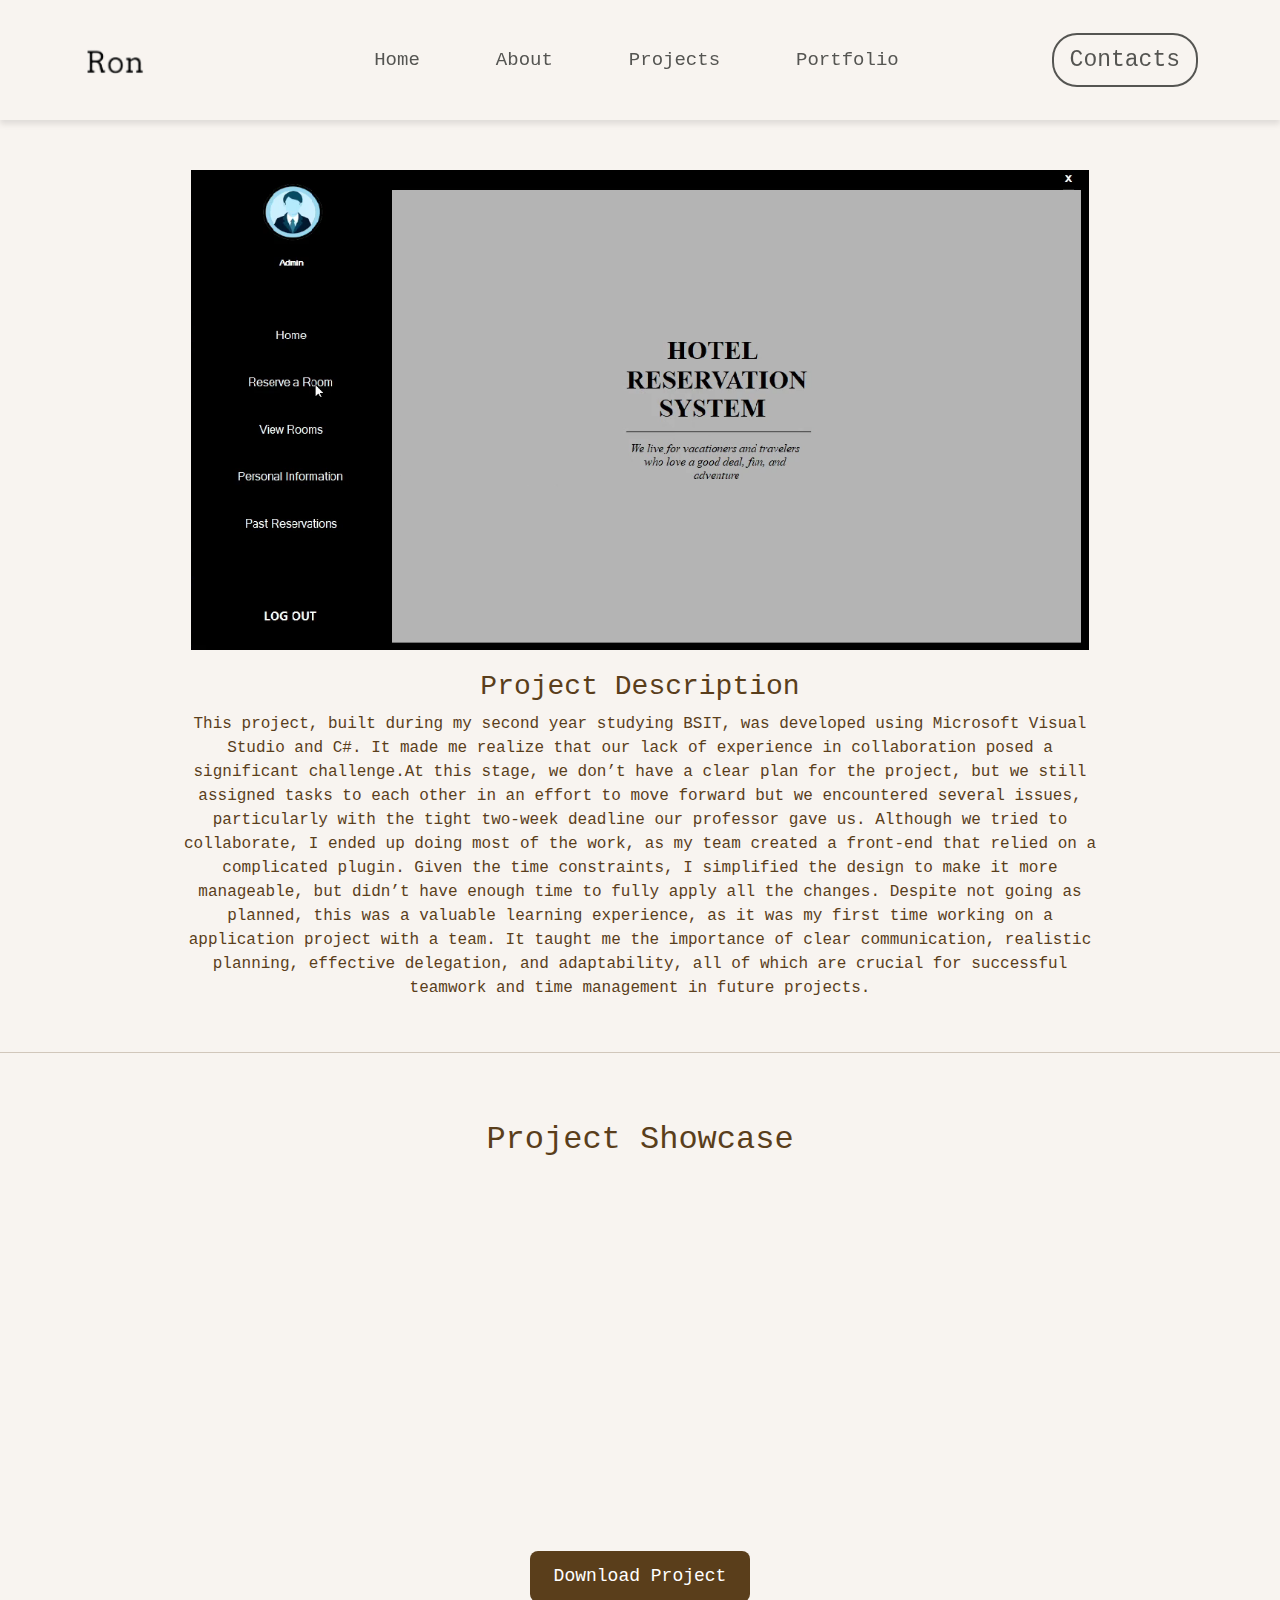
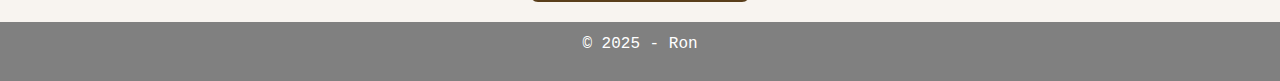
<file: hotelReservation.html>
<!DOCTYPE html>
<html lang="en">

<head>
    <meta charset="UTF-8">
    <meta name="viewport" content="width=device-width, initial-scale=1.0">

    <title>Ron</title>

    <!-- Bootstrap CSS -->
    <link href="https://cdn.jsdelivr.net/npm/bootstrap@5.3.2/dist/css/bootstrap.min.css" rel="stylesheet">
    <link rel="stylesheet" href="style.css" type="text/css" />

    <script src="navbarScript.js" defer></script>
    <!-- Bootstrap JS Bundle (including Popper.js) -->
    <script src="https://cdn.jsdelivr.net/npm/bootstrap@5.3.2/dist/js/bootstrap.bundle.min.js" defer></script>


</head>

<body>

    <div class="navbar-wrapper">
        <nav class="navbar navbar-expand-lg navbar-custom ">
            <div class="container">
                <a class="navbar-brand" href="#">
                    <img src="img/logo.png" alt="logo">
                </a>

                <button class="navbar-toggler" type="button" data-bs-toggle="collapse" data-bs-target="#navbarNav"
                    aria-controls="navbarNav" aria-expanded="false" aria-label="Toggle navigation">
                    <span class="navbar-toggler-icon"></span>
                </button>

                <div class="collapse navbar-collapse justify-content-center" id="navbarNav">
                    <ul class="navbar-nav">
                        <li class="nav-item">
                            <a class="nav-link " href="index.html">Home</a>
                        </li>
                        <li class="nav-item">
                            <a class="nav-link" href="index.html#about-me">About</a>
                        </li>
                        <li class="nav-item">
                            <a class="nav-link" href="index.html#projects">Projects</a>
                        </li>
                        <li class="nav-item">
                            <a class="nav-link" href="index.html">Portfolio</a>
                        </li>

                    </ul>
                </div>

                <div class="d-none d-lg-block ms-auto">
                    <button class="contact-button">Contacts</button>
                </div>
            </div>
        </nav>
    </div>

    <!-- <section class="banner">
        <h1><strong>Labyrinth Of Nightmares</strong></h1>
    </section> -->

    <div class="container text-center mt-6 custom-padding ">
        <img src="img/hotelReservation.png" class="img-fluid" alt="Game Cover" style="height: 480px;">
    </div>

    <!-- Game Concept -->
    <section id="news" class="content">
        <div class="container">
            <div class="row">
                <div class="col-md-8 col-lg-10 mx-auto">
                    <h3 class="text-center">Project Description</h3>
                    <p>
                        This project, built during my second year studying BSIT, was developed using Microsoft Visual
                        Studio and C#. It made me realize that our lack of experience in collaboration posed a
                        significant challenge.At this stage, we don’t have a clear plan for the project, but we still
                        assigned tasks to each other in an effort to move forward but we encountered several issues,
                        particularly with the tight two-week deadline our professor gave us. Although we tried to
                        collaborate, I ended up doing most of the work, as my team created a front-end that relied on a
                        complicated plugin. Given the time constraints, I simplified the design to make it more
                        manageable, but didn’t have enough time to fully apply all the changes. Despite not going as
                        planned, this was a valuable learning experience, as it was my first time working on a
                        application project with a team. It taught me the importance of clear communication, realistic
                        planning, effective delegation, and adaptability, all of which are crucial for successful
                        teamwork and time management in future projects.
                    </p>
                </div>
            </div>
        </div>
    </section>
    <!-- Thin Separator Line -->
    <hr class="custom-divider">
    <!-- Game Showcase -->
    <section class="showcase text-center pt-5">
        <h2>Project Showcase</h2>
        <div class="container">
            <div class="row justify-content-center">
                <div class="col-md-8">
                    <iframe src="https://drive.google.com/file/d/1bxwrDlg1ZjtGGjMbDvoqDObhQ753t0_S/preview"
                        class="w-100" height="360" allow="autoplay">
                    </iframe>

                </div>
            </div>

            <div class="text-center mt-3 mb-3">
                <a href="https://drive.google.com/drive/folders/1aSplnh6_YiYQqk93_r3zIN_Bem0WkZk4?usp=sharing"
                    class="download-button" download target="_blank" rel="noopener noreferrer">
                    Download Project
                </a>
            </div>
        </div>
    </section>




</body>

<footer>
    <div class="container">
        <p>&copy; 2025 - Ron</p>
    </div>
</footer>

</html>
</file>
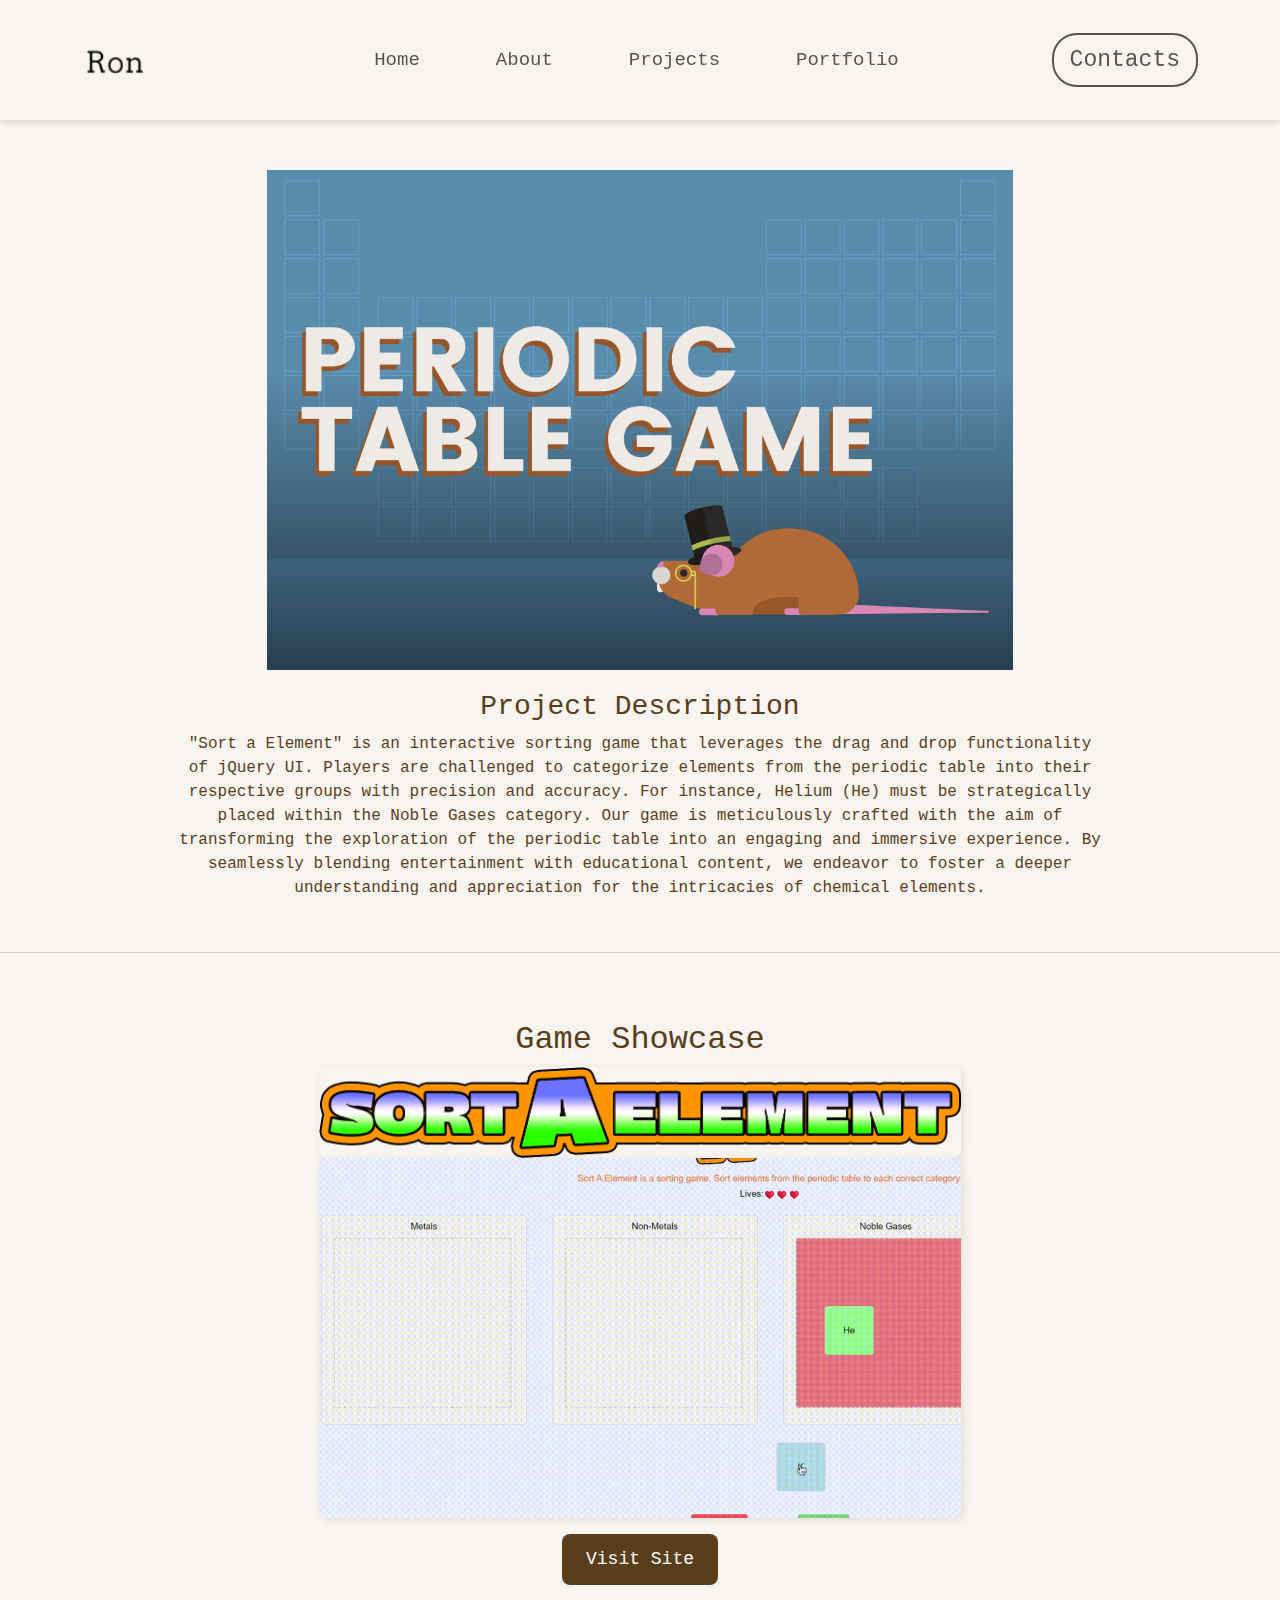
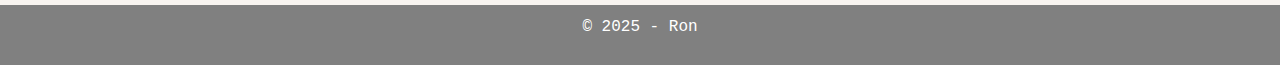
<file: jqueryGame.html>
<!DOCTYPE html>
<html lang="en">

<head>
    <meta charset="UTF-8">
    <meta name="viewport" content="width=device-width, initial-scale=1.0">

    <title>Ron</title>

    <!-- Bootstrap CSS -->
    <link href="https://cdn.jsdelivr.net/npm/bootstrap@5.3.2/dist/css/bootstrap.min.css" rel="stylesheet">
    <link rel="stylesheet" href="style.css" type="text/css" />

    <script src="navbarScript.js" defer></script>
    <!-- Bootstrap JS Bundle (including Popper.js) -->
    <script src="https://cdn.jsdelivr.net/npm/bootstrap@5.3.2/dist/js/bootstrap.bundle.min.js" defer></script>


</head>

<body>

    <div class="navbar-wrapper">
        <nav class="navbar navbar-expand-lg navbar-custom ">
            <div class="container">
                <a class="navbar-brand" href="#">
                    <img src="img/logo.png" alt="logo">
                </a>

                <button class="navbar-toggler" type="button" data-bs-toggle="collapse" data-bs-target="#navbarNav"
                    aria-controls="navbarNav" aria-expanded="false" aria-label="Toggle navigation">
                    <span class="navbar-toggler-icon"></span>
                </button>

                <div class="collapse navbar-collapse justify-content-center" id="navbarNav">
                    <ul class="navbar-nav">
                        <li class="nav-item">
                            <a class="nav-link " href="index.html">Home</a>
                        </li>
                        <li class="nav-item">
                            <a class="nav-link" href="index.html#about-me">About</a>
                        </li>
                        <li class="nav-item">
                            <a class="nav-link" href="index.html#projects">Projects</a>
                        </li>
                        <li class="nav-item">
                            <a class="nav-link" href="index.html">Portfolio</a>
                        </li>

                    </ul>
                </div>

                <div class="d-none d-lg-block ms-auto">
                    <button class="contact-button">Contacts</button>
                </div>
            </div>
        </nav>
    </div>

    <!-- <section class="banner">
        <h1><strong>Labyrinth Of Nightmares</strong></h1>
    </section> -->

    <div class="container text-center mt-6 custom-padding ">
        <img src="img/periodic.png" class="img-fluid" alt="Game Cover" style="height: 500px;">
    </div>

    <!-- Game Concept -->
    <section id="news" class="content">
        <div class="container">
            <div class="row">
                <div class="col-md-8 col-lg-10 mx-auto">
                    <h3 class="text-center">Project Description</h3>
                    <p>
                        "Sort a Element" is an interactive sorting game that leverages the drag and drop functionality
                        of jQuery UI. Players are challenged to categorize elements from the periodic table into their
                        respective groups with precision and accuracy. For instance, Helium (He) must be strategically
                        placed within the Noble Gases category.

                        Our game is meticulously crafted with the aim of transforming the exploration of the periodic
                        table into an engaging and immersive experience. By seamlessly blending entertainment with
                        educational content, we endeavor to foster a deeper understanding and appreciation for the
                        intricacies of chemical elements.
                    </p>
                </div>
            </div>
        </div>
    </section>
    <!-- Thin Separator Line -->
    <hr class="custom-divider">
    <!-- Game Showcase -->
    <section class="showcase text-center pt-5">
        <h2>Game Showcase</h2>
        <div class="container">
            <div class="container">
                <div class="row justify-content-center">
                    <div class="col-md-8 position-relative">
                        <!-- Overlay Image -->
                        <img src="img/sort a element logo.png" class="overlay-image" alt="Overlay Image">

                        <!-- GIF -->
                        <img src="img/guide1.gif" class="w-100" height="360" alt="Game Showcase">
                    </div>
                </div>
            </div>
            <div class="text-center mt-3 mb-3">
                <a href="http://sortanelement.infinityfreeapp.com/" class="download-button" target="_blank"
                    rel="noopener noreferrer">
                    Visit Site
                </a>
            </div>
        </div>
    </section>




</body>

<footer>
    <div class="container">
        <p>&copy; 2025 - Ron</p>
    </div>
</footer>

</html>
</file>
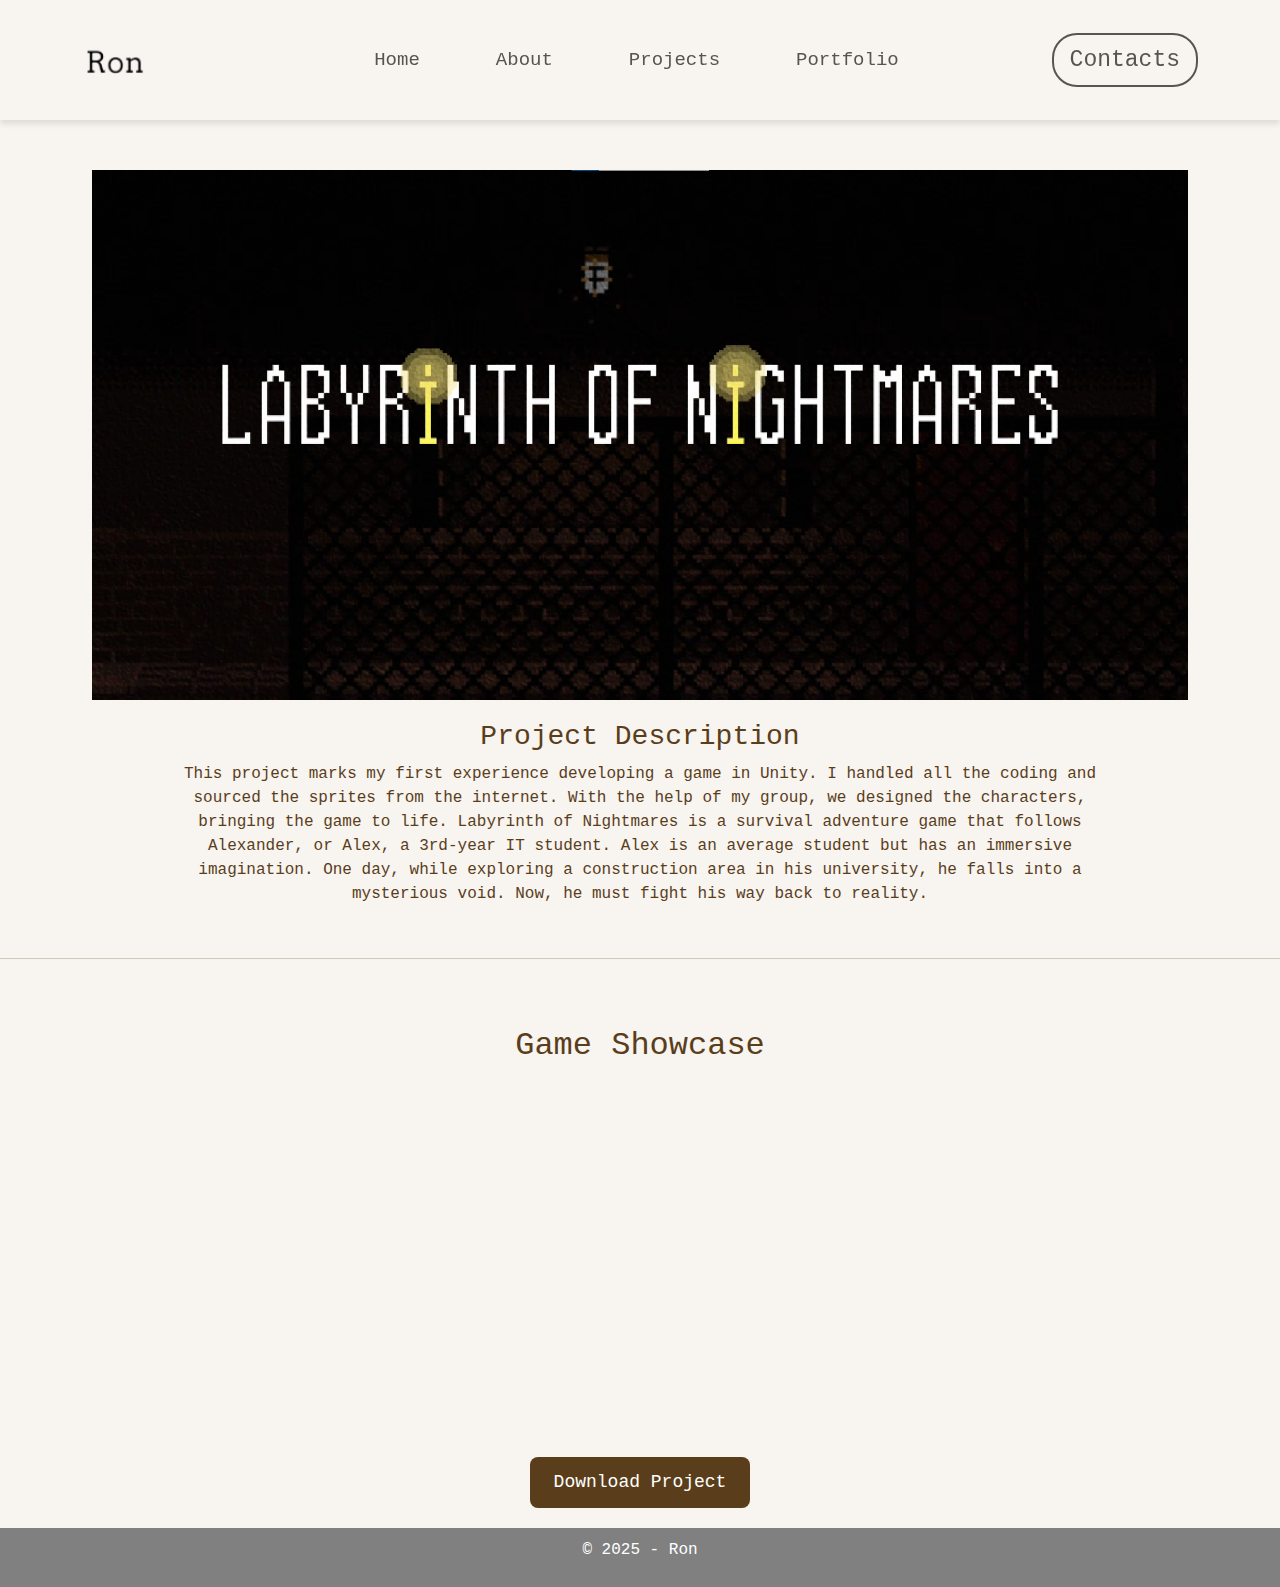
<file: labyrinthsOfNightmare.html>
<!DOCTYPE html>
<html lang="en">

<head>
    <meta charset="UTF-8">
    <meta name="viewport" content="width=device-width, initial-scale=1.0">

    <title>Ron</title>

    <!-- Bootstrap CSS -->
    <link href="https://cdn.jsdelivr.net/npm/bootstrap@5.3.2/dist/css/bootstrap.min.css" rel="stylesheet">
    <link rel="stylesheet" href="style.css" type="text/css" />

    <script src="navbarScript.js" defer></script>
    <!-- Bootstrap JS Bundle (including Popper.js) -->
    <script src="https://cdn.jsdelivr.net/npm/bootstrap@5.3.2/dist/js/bootstrap.bundle.min.js" defer></script>


</head>

<body>

    <div class="navbar-wrapper">
        <nav class="navbar navbar-expand-lg navbar-custom ">
            <div class="container">
                <a class="navbar-brand" href="#">
                    <img src="img/logo.png" alt="logo">
                </a>

                <button class="navbar-toggler" type="button" data-bs-toggle="collapse" data-bs-target="#navbarNav"
                    aria-controls="navbarNav" aria-expanded="false" aria-label="Toggle navigation">
                    <span class="navbar-toggler-icon"></span>
                </button>

                <div class="collapse navbar-collapse justify-content-center" id="navbarNav">
                    <ul class="navbar-nav">
                        <li class="nav-item">
                            <a class="nav-link " href="index.html">Home</a>
                        </li>
                        <li class="nav-item">
                            <a class="nav-link" href="#">About</a>
                        </li>
                        <li class="nav-item">
                            <a class="nav-link" href="index.html#projects">Projects</a>
                        </li>
                        <li class="nav-item">
                            <a class="nav-link" href="#">Portfolio</a>
                        </li>

                    </ul>
                </div>

                <div class="d-none d-lg-block ms-auto">
                    <button class="contact-button">Contacts</button>
                </div>
            </div>
        </nav>
    </div>

    <!-- <section class="banner">
        <h1><strong>Labyrinth Of Nightmares</strong></h1>
    </section> -->

    <div class="container text-center mt-6 custom-padding ">
        <img src="img/labyrinthOfNightmares.png" class="img-fluid" alt="Game Cover" style="height: 530px;">
    </div>

    <!-- Game Concept -->
    <section id="news" class="content">
        <div class="container">
            <div class="row">
                <div class="col-md-8 col-lg-10 mx-auto">
                    <h3 class="text-center">Project Description</h3>
                    <p>
                        This project marks my first experience developing a game in Unity. I handled all the coding and
                        sourced the sprites from the internet. With the help of my group, we designed the characters,
                        bringing the game to life.
                        Labyrinth of Nightmares is a survival adventure game that follows Alexander, or Alex, a 3rd-year
                        IT student.
                        Alex is an average student but has an immersive imagination. One day, while exploring a
                        construction area in his university,
                        he falls into a mysterious void. Now, he must fight his way back to reality.
                    </p>
                </div>
            </div>
        </div>
    </section>
    <!-- Thin Separator Line -->
    <hr class="custom-divider">
    <!-- Game Showcase -->
    <section class="showcase text-center pt-5">
        <h2>Game Showcase</h2>
        <div class="container">
            <div class="row justify-content-center">
                <div class="col-md-8">
                    <iframe src="https://drive.google.com/file/d/1W--tJhkVaGiY6fOifXev8qsJZkzbb3fW/preview"
                        class="w-100" height="360" allow="autoplay">
                    </iframe>
                </div>
            </div>

            <div class="text-center mt-3">
                <a href="https://drive.google.com/drive/folders/1DMpBEUxxG2KHrJSt-r3WbkvT26txd8Zr?usp=sharing"
                    class="download-button" download target="_blank" rel="noopener noreferrer">
                    Download Project
                </a>
            </div>


        </div>
    </section>




</body>

<footer>
    <div class="container">
        <p>&copy; 2025 - Ron</p>
    </div>
</footer>

</html>
</file>
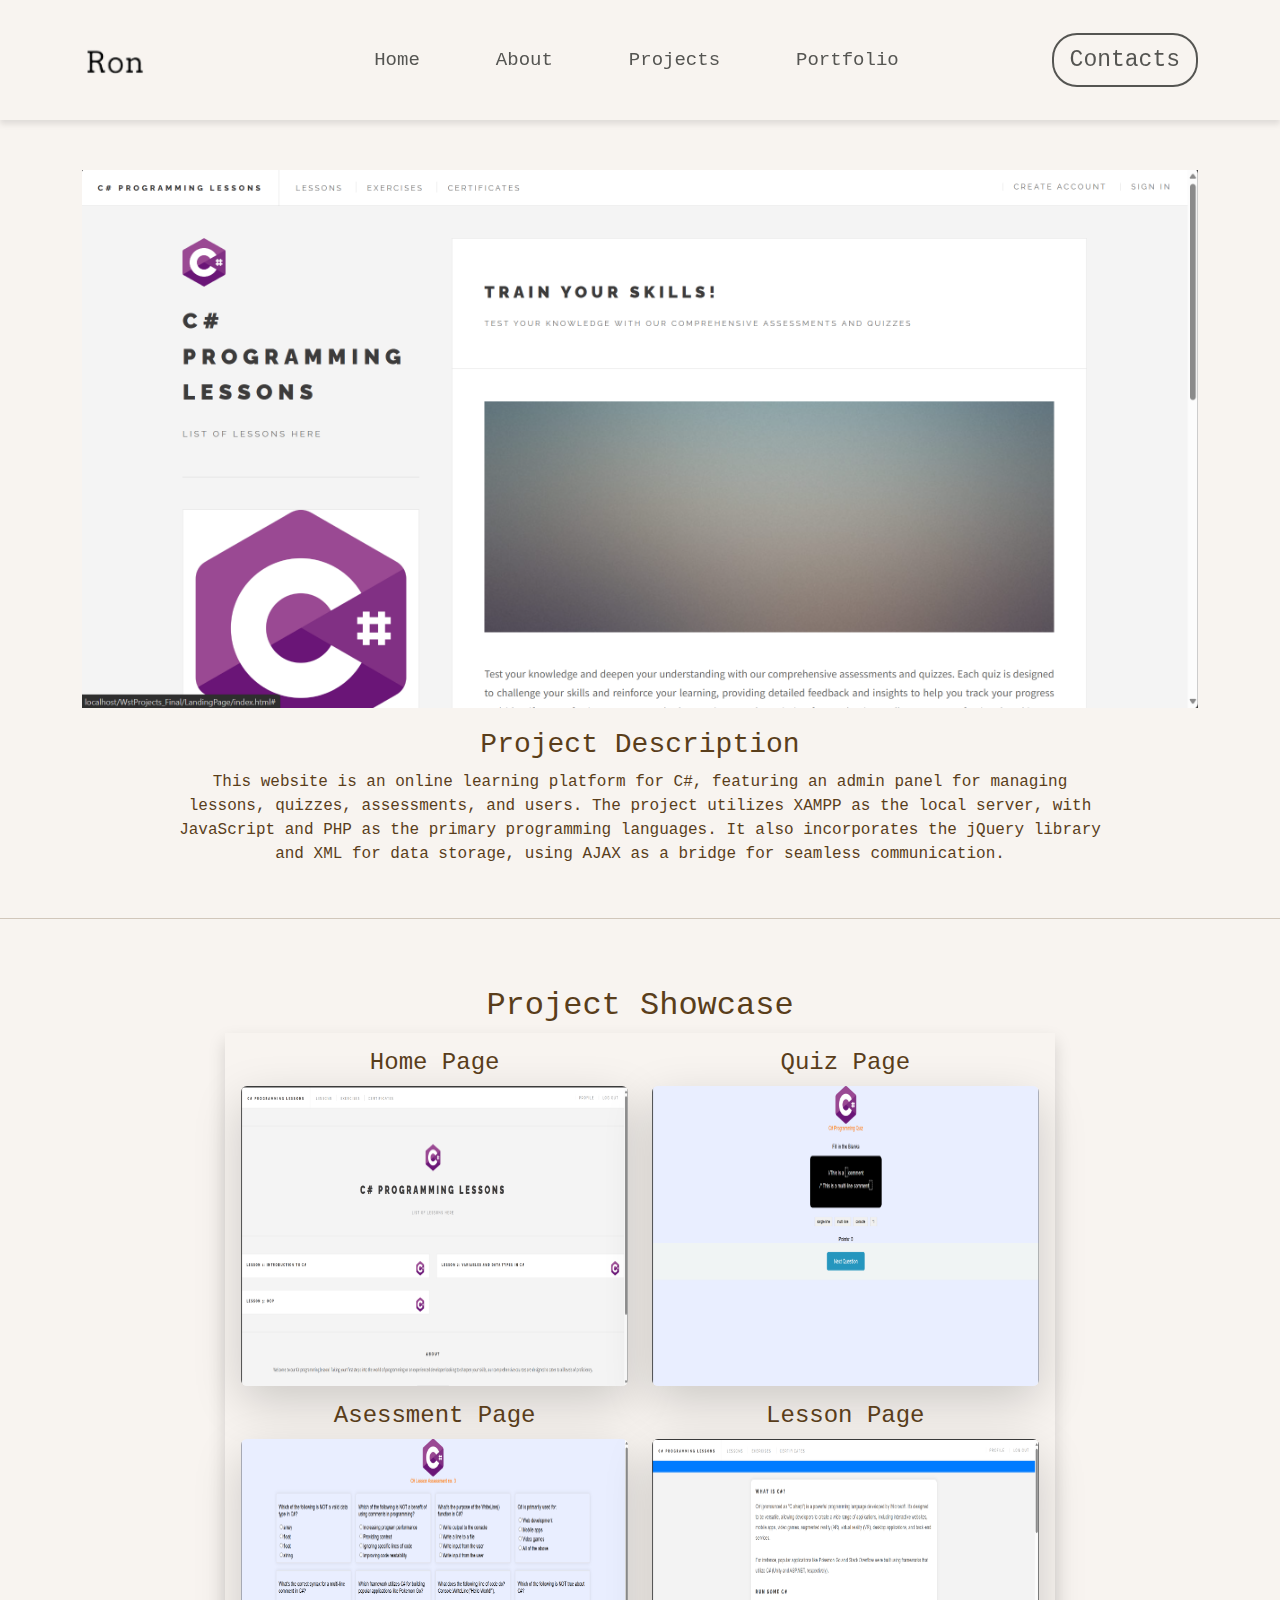
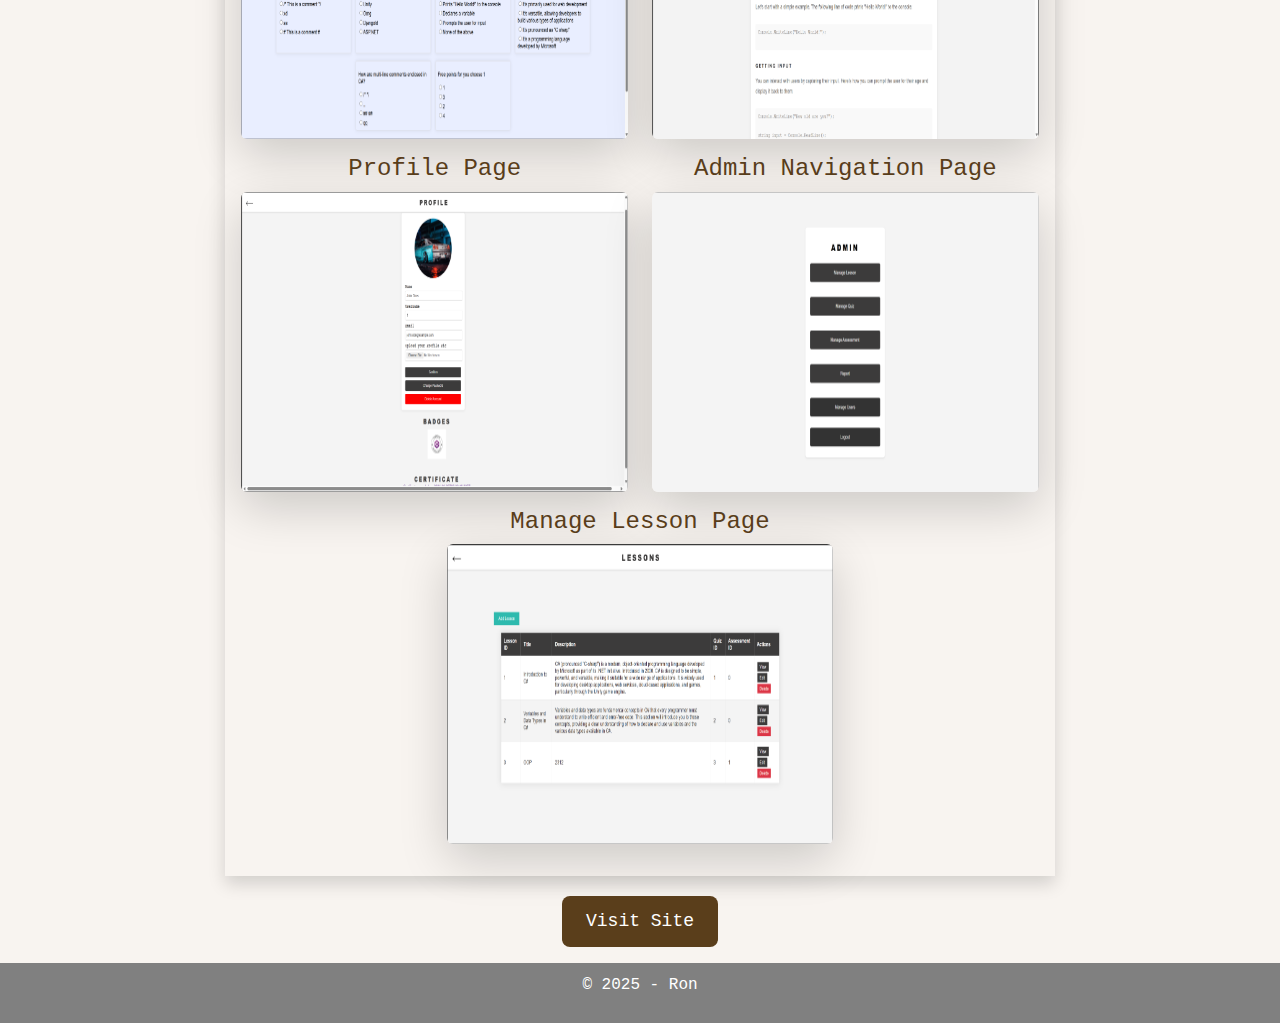
<file: lessonManagement.html>
<!DOCTYPE html>
<html lang="en">

<head>
    <meta charset="UTF-8">
    <meta name="viewport" content="width=device-width, initial-scale=1.0">

    <title>Ron</title>

    <!-- Bootstrap CSS -->
    <link href="https://cdn.jsdelivr.net/npm/bootstrap@5.3.2/dist/css/bootstrap.min.css" rel="stylesheet">
    <link rel="stylesheet" href="style.css" type="text/css" />

    <script src="navbarScript.js" defer></script>
    <!-- Bootstrap JS Bundle (including Popper.js) -->
    <script src="https://cdn.jsdelivr.net/npm/bootstrap@5.3.2/dist/js/bootstrap.bundle.min.js" defer></script>


</head>

<body>

    <div class="navbar-wrapper">
        <nav class="navbar navbar-expand-lg navbar-custom ">
            <div class="container">
                <a class="navbar-brand" href="#">
                    <img src="img/logo.png" alt="logo">
                </a>

                <button class="navbar-toggler" type="button" data-bs-toggle="collapse" data-bs-target="#navbarNav"
                    aria-controls="navbarNav" aria-expanded="false" aria-label="Toggle navigation">
                    <span class="navbar-toggler-icon"></span>
                </button>

                <div class="collapse navbar-collapse justify-content-center" id="navbarNav">
                    <ul class="navbar-nav">
                        <li class="nav-item">
                            <a class="nav-link " href="index.html">Home</a>
                        </li>
                        <li class="nav-item">
                            <a class="nav-link" href="index.html#about-me">About</a>
                        </li>
                        <li class="nav-item">
                            <a class="nav-link" href="index.html#projects">Projects</a>
                        </li>
                        <li class="nav-item">
                            <a class="nav-link" href="index.html">Portfolio</a>
                        </li>

                    </ul>
                </div>
                <div class="d-none d-lg-block ms-auto">
                    <button class="contact-button">Contacts</button>
                </div>
            </div>
        </nav>
    </div>

    <!-- <section class="banner">
        <h1><strong>Labyrinth Of Nightmares</strong></h1>
    </section> -->

    <div class="container text-center mt-6 custom-padding ">
        <img src="img/lessonManagement.png" class="img-fluid" alt="Game Cover">
    </div>

    <!-- Game Concept -->
    <section id="news" class="content">
        <div class="container">
            <div class="row">
                <div class="col-md-8 col-lg-10 mx-auto">
                    <h3 class="text-center">Project Description</h3>
                    <p>
                        This website is an online learning platform for C#, featuring an admin panel for managing
                        lessons, quizzes, assessments, and users. The project utilizes XAMPP as the local server, with
                        JavaScript and PHP as the primary programming languages. It also incorporates the jQuery library
                        and XML for data storage, using AJAX as a bridge for seamless communication.
                    </p>
                </div>
            </div>
        </div>
    </section>
    <!-- Thin Separator Line -->
    <hr class="custom-divider">
    <!-- Game Showcase -->
    <section class="showcase text-center pt-5">
        <h2 class="text-center">Project Showcase</h2>
        <div class="container">
            <div class="row justify-content-center">
                <div class="col-md-10">
                    <div class="p-3 shadow">
                        <div class="row">
                            <!-- Image 1 -->
                            <div class="col-md-6 text-center mb-3">
                                <h4>Home Page</h4>
                                <img src="img/home page.png" class="w-100 shadow-lg rounded" height="300"
                                    alt="Change Pass with Gmail OTP">
                            </div>
                            <!-- Image 1 -->
                            <div class="col-md-6 text-center mb-3">
                                <h4>Quiz Page</h4>
                                <img src="img/quiz.png" class="w-100 shadow-lg rounded" height="300"
                                    alt="Change Pass with Gmail OTP">
                            </div>
                            <!-- Image 1 -->
                            <div class="col-md-6 text-center mb-3">
                                <h4>Asessment Page</h4>
                                <img src="img/assessment.png" class="w-100 shadow-lg rounded" height="300"
                                    alt="Change Pass with Gmail OTP">
                            </div>

                            <!-- Image 2 -->
                            <div class="col-md-6 text-center mb-3">
                                <h4>Lesson Page</h4>
                                <img src="img/lesson.png" class="w-100 shadow-lg rounded" height="300"
                                    alt="Patient Appointment">
                            </div>

                            <!-- Image 3 -->
                            <div class="col-md-6 text-center mb-3">
                                <h4>Profile Page</h4>
                                <img src="img/profile.png" class="w-100 shadow-lg rounded" height="300"
                                    alt="Queue Tab Functionalities">
                            </div>

                            <!-- Image 4 -->
                            <div class="col-md-6 text-center mb-3">
                                <h4>Admin Navigation Page</h4>
                                <img src="img/navigation page.png" class="w-100 shadow-lg rounded" height="300"
                                    alt="Secretary Queue Tab">
                            </div>

                            <!-- Image 5 -->
                            <div class="col-md-6 text-center mb-3 mx-auto">
                                <h4>Manage Lesson Page</h4>
                                <img src="img/manage lessons.png" class="w-100 shadow-lg rounded" height="300"
                                    alt="Unit Testing using Selenium WebDriver">
                            </div>


                        </div>
                    </div>
                </div>
            </div>
        </div>
    </section>

    <div class="text-center mt-3 mb-3">
        <a href="http://dynamic-learningwebsite.colcap.net/" class="download-button" download target="_blank"
            rel="noopener noreferrer">
            Visit Site
        </a>
    </div>

</body>

<footer>
    <div class="container">
        <p>&copy; 2025 - Ron</p>
    </div>
</footer>

</html>
</file>
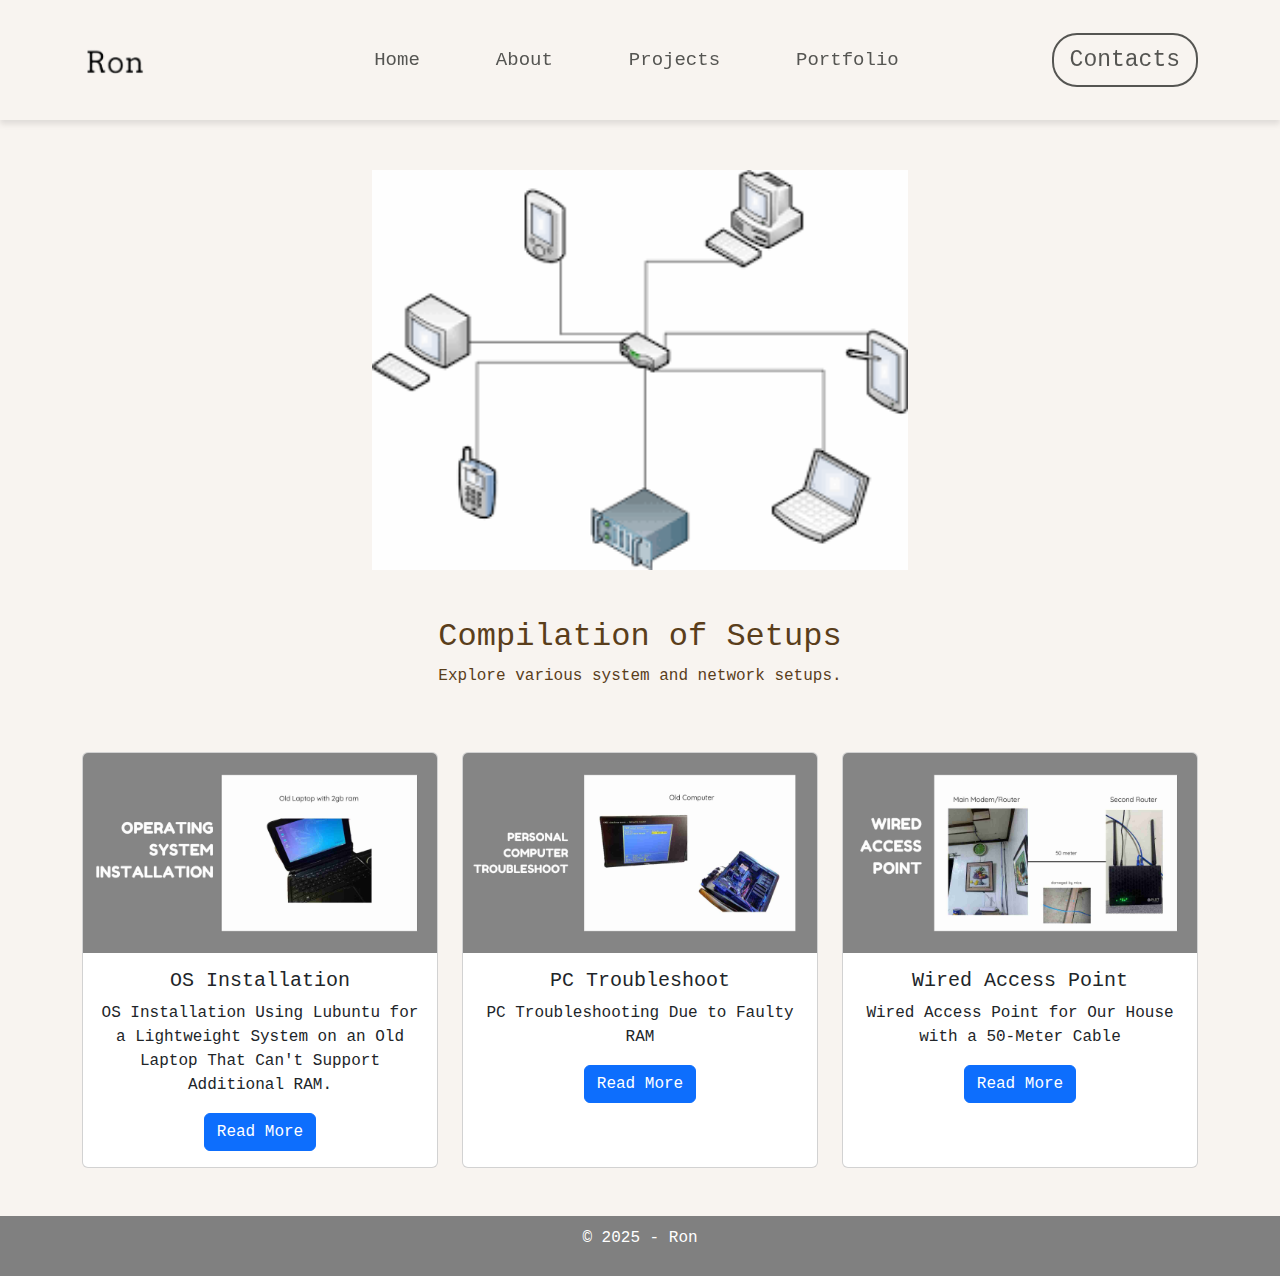
<file: systemAndNetworkSetup.html>
<!DOCTYPE html>
<html lang="en">

<head>
    <meta charset="UTF-8">
    <meta name="viewport" content="width=device-width, initial-scale=1.0">

    <title>Ron</title>

    <!-- Bootstrap CSS -->
    <link href="https://cdn.jsdelivr.net/npm/bootstrap@5.3.2/dist/css/bootstrap.min.css" rel="stylesheet">
    <link rel="stylesheet" href="style.css" type="text/css" />

    <script src="navbarScript.js" defer></script>
    <!-- Bootstrap JS Bundle (including Popper.js) -->
    <script src="https://cdn.jsdelivr.net/npm/bootstrap@5.3.2/dist/js/bootstrap.bundle.min.js" defer></script>


</head>

<body>

    <div class="navbar-wrapper">
        <nav class="navbar navbar-expand-lg navbar-custom ">
            <div class="container">
                <a class="navbar-brand" href="#">
                    <img src="img/logo.png" alt="logo">
                </a>

                <button class="navbar-toggler" type="button" data-bs-toggle="collapse" data-bs-target="#navbarNav"
                    aria-controls="navbarNav" aria-expanded="false" aria-label="Toggle navigation">
                    <span class="navbar-toggler-icon"></span>
                </button>

                <div class="collapse navbar-collapse justify-content-center" id="navbarNav">
                    <ul class="navbar-nav">
                        <li class="nav-item">
                            <a class="nav-link " href="index.html">Home</a>
                        </li>
                        <li class="nav-item">
                            <a class="nav-link" href="index.html#about-me">About</a>
                        </li>
                        <li class="nav-item">
                            <a class="nav-link" href="index.html#projects">Projects</a>
                        </li>
                        <li class="nav-item">
                            <a class="nav-link" href="index.html#">Portfolio</a>
                        </li>

                    </ul>
                </div>

                <div class="d-none d-lg-block ms-auto">
                    <button class="contact-button">Contacts</button>
                </div>
            </div>
        </nav>
    </div>

    <!-- <section class="banner">
        <h1><strong>Labyrinth Of Nightmares</strong></h1>
    </section> -->

    <div class="container text-center mt-6 custom-padding ">
        <img src="img/network.png" class="img-fluid" alt="Game Cover" style="height:400px;">
    </div>

    <div class="container text-center mt-5">
        <h2>Compilation of Setups</h2>
        <p>Explore various system and network setups.</p>
    </div>

    <section class="container py-5">
        <div class="row row-cols-1 row-cols-md-3 g-4">
            <div class="col">
                <div class="card h-100">
                    <img src="img/systemAndNetworksetup/OSInstallation.jpg" class="card-img-top" alt="Setup 1">
                    <div class="card-body">
                        <h5 class="card-title">OS Installation</h5>
                        <p class="card-text short-text">OS Installation Using Lubuntu for a Lightweight System on an Old
                            Laptop That Can't Support Additional RAM.</p>

                        <button class="btn btn-primary" data-bs-toggle="modal" data-bs-target="#setup1Modal">Read
                            More</button>
                    </div>
                </div>
            </div>
            <div class="col">
                <div class="card h-100">
                    <img src="img/systemAndNetworksetup/pcTroubleshoot.jpg" class="card-img-top" alt="Setup 2">
                    <div class="card-body">
                        <h5 class="card-title">PC Troubleshoot</h5>
                        <p class="card-text short-text">PC Troubleshooting Due to Faulty RAM</p>
                        <button class="btn btn-primary" data-bs-toggle="modal" data-bs-target="#setup2Modal">Read
                            More</button>
                    </div>
                </div>
            </div>
            <div class="col">
                <div class="card h-100">
                    <img src="img/systemAndNetworksetup/wiredAccessPoint.jpg" class="card-img-top" alt="Setup 3">
                    <div class="card-body">
                        <h5 class="card-title">Wired Access Point</h5>
                        <p class="card-text short-text">Wired Access Point for Our House with a 50-Meter Cable</p>
                        <button class="btn btn-primary" data-bs-toggle="modal" data-bs-target="#setup3Modal">Read
                            More</button>
                    </div>
                </div>
            </div>
        </div>
    </section>

    <!-- Modals for detailed descriptions -->
    <div class="modal fade" id="setup1Modal" tabindex="-1" aria-labelledby="setup1ModalLabel" aria-hidden="true">
        <div class="modal-dialog modal-dialog-centered">
            <div class="modal-content">
                <div class="modal-header">
                    <h5 class="modal-title" id="setup1ModalLabel">OS Installation</h5>
                    <button type="button" class="btn-close" data-bs-dismiss="modal" aria-label="Close"></button>
                </div>
                <div class="modal-body">
                    My mother bought this old laptop cheaply from a friend, but it turned out to be a bad purchase
                    since it only has 2GB of RAM, which most operating systems consume entirely. Plus, she isn't very
                    tech-savvy. However, I managed to make it usable by installing Lubuntu, a lightweight OS, even
                    though the laptop doesn't support additional RAM.
                </div>
            </div>
        </div>
    </div>


    <!-- Modals for detailed descriptions -->
    <div class="modal fade" id="setup2Modal" tabindex="-1" aria-labelledby="setup1ModalLabel" aria-hidden="true">
        <div class="modal-dialog modal-dialog-centered">
            <div class="modal-content">
                <div class="modal-header">
                    <h5 class="modal-title" id="setup1ModalLabel">PC TroubleShoot</h5>
                    <button type="button" class="btn-close" data-bs-dismiss="modal" aria-label="Close"></button>
                </div>
                <div class="modal-body">
                    This is my old computer. After cleaning it, I encountered this error. It may have occurred because I
                    disconnected the power cable and applied new thermal paste to the CPU, which could have caused a
                    CMOS reset. Fortunately, the fix was simple—I just had to enter the BIOS and reboot.
                </div>
            </div>
        </div>
    </div>


    <!-- Modals for detailed descriptions -->
    <div class="modal fade" id="setup3Modal" tabindex="-1" aria-labelledby="setup1ModalLabel" aria-hidden="true">
        <div class="modal-dialog modal-dialog-centered">
            <div class="modal-content">
                <div class="modal-header">
                    <h5 class="modal-title" id="setup1ModalLabel">Server Rack Optimization</h5>
                    <button type="button" class="btn-close" data-bs-dismiss="modal" aria-label="Close"></button>
                </div>
                <div class="modal-body">
                    The length of this wired access point is 40 meters, but I bought 50 meters in case of emergencies.
                    The cable used is CAT-5 with a straight wiring type. Despite this, it still worked, likely due to
                    the router's Auto MDI-X support. I encountered an issue accessing the router’s admin page due to a
                    specific login requirement, but online resources helped resolve it. The most time-consuming task was
                    lining the cable in the attic, which has a complex structure. After a week, a connectivity issue
                    arose due to mice chewing the cable, requiring repairs and preventive measures.
                </div>
            </div>
        </div>
    </div>





</body>

<footer>
    <div class="container">
        <p>&copy; 2025 - Ron</p>
    </div>
</footer>

</html>
</file>
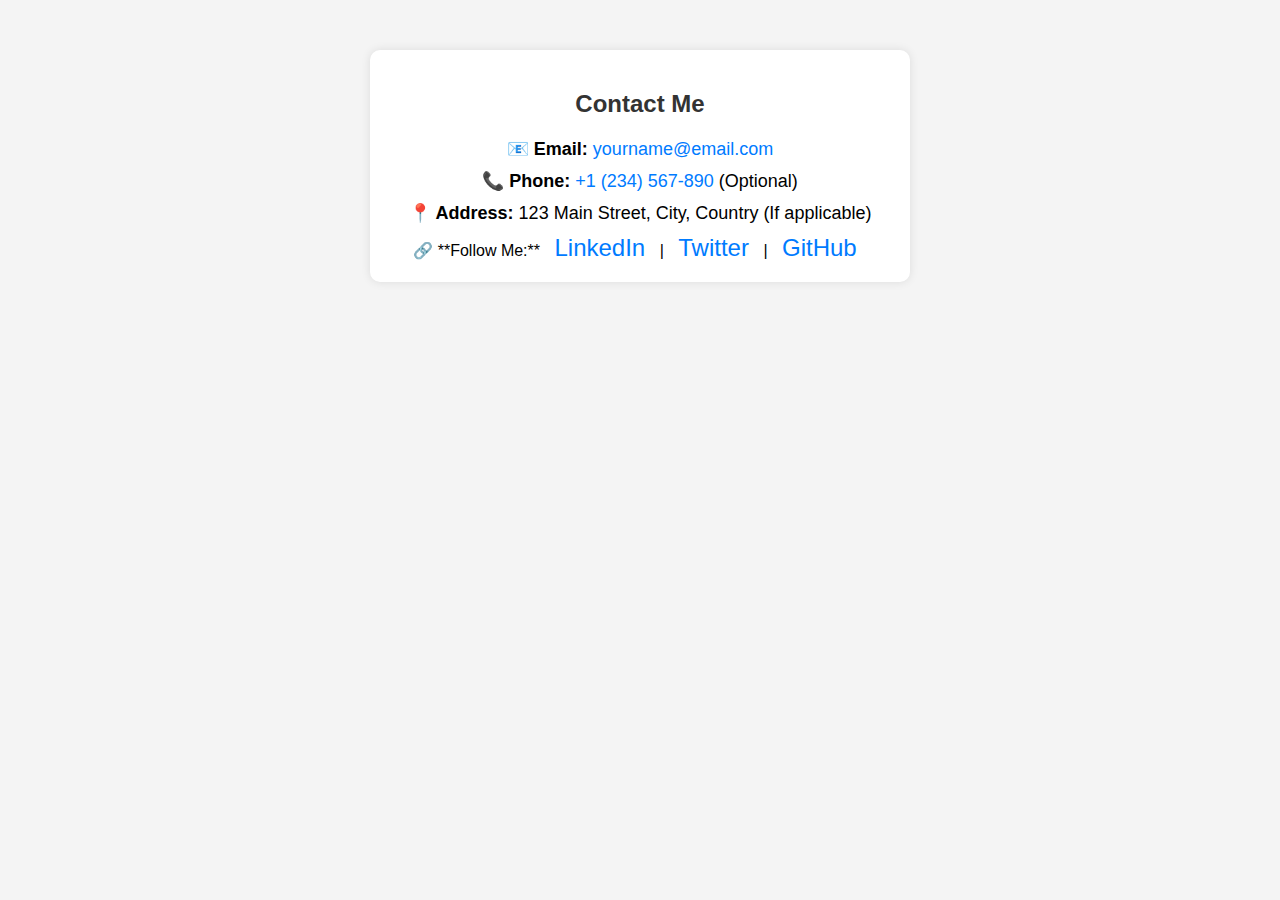
<file: testtest.html>
<!DOCTYPE html>
<html lang="en">

<head>
    <meta charset="UTF-8">
    <meta name="viewport" content="width=device-width, initial-scale=1.0">
    <title>Contact Me</title>
    <style>
        body {
            font-family: Arial, sans-serif;
            margin: 0;
            padding: 0;
            background-color: #f4f4f4;
            text-align: center;
        }

        .contact-container {
            max-width: 500px;
            background: #fff;
            padding: 20px;
            margin: 50px auto;
            border-radius: 10px;
            box-shadow: 0px 0px 10px rgba(0, 0, 0, 0.1);
        }

        .contact-container h2 {
            color: #333;
        }

        .contact-item {
            margin: 10px 0;
            font-size: 18px;
        }

        .contact-item a {
            color: #007bff;
            text-decoration: none;
        }

        .contact-item a:hover {
            text-decoration: underline;
        }

        .social-icons {
            margin-top: 10px;
        }

        .social-icons a {
            margin: 0 10px;
            font-size: 24px;
            color: #007bff;
            text-decoration: none;
        }

        .social-icons a:hover {
            color: #0056b3;
        }
    </style>
</head>

<body>

    <div class="contact-container">
        <h2>Contact Me</h2>

        <div class="contact-item">
            📧 <strong>Email:</strong> <a href="mailto:yourname@email.com">yourname@email.com</a>
        </div>

        <div class="contact-item">
            📞 <strong>Phone:</strong> <a href="tel:+1234567890">+1 (234) 567-890</a> (Optional)
        </div>

        <div class="contact-item">
            📍 <strong>Address:</strong> 123 Main Street, City, Country (If applicable)
        </div>

        <div class="social-icons">
            🔗 **Follow Me:**
            <a href="https://linkedin.com/in/yourprofile" target="_blank">LinkedIn</a> |
            <a href="https://twitter.com/yourprofile" target="_blank">Twitter</a> |
            <a href="https://github.com/yourprofile" target="_blank">GitHub</a>
        </div>
    </div>

</body>

</html>
</file>
<file: navbarStyle.css>
body {
    margin: 0;
    margin: 0 auto;
    padding: 0;
    font-family: monospace;
    background-color: #f8f4f0;

}



/* Header navigation*/

.navbar-wrapper {
    width: 100%;
    display: flex;
    justify-content: center;
    position: fixed;
    top: 0;
    left: 0;
    z-index: 1030;
    background-color: #f8f4f0;
    align-items: center;
    box-shadow: 0px 4px 6px rgba(0, 0, 0, 0.1);
}

/* Navbar with max width */
.navbar-custom {
    width: 100%;
    max-width: 1920px;
    padding: 10px 20px;
    align-items: center;
}

.navbar-wrapper::after {

    position: absolute;
    bottom: 0;
    left: 0;
    width: 100%;
    height: 10px;
    background: linear-gradient(to bottom, #e4e0dd, transparent);
}




.navbar-brand img {
    height: 90px;
    padding-right: 60px;


}

.navbar-nav {
    display: flex;
    align-items: center;

}

.nav-item {
    padding: 15px;
}

.nav-link {
    padding: 15px 20px;
    border-radius: 50px;
    font-size: 19px;
    color: #555552;
    font-family: monospace;
    transition: all 0.3s ease-in-out;
}

.nav-link:hover {
    color: white;
    background: black;
    border-radius: 9px;
}



.contact-button {
    padding: 8px 16px;
    border-radius: 25px;
    color: #555552;
    border: 2px solid #555552;
    background: transparent;
    font-size: 23px;
    cursor: pointer;
    font-family: monospace;
    transition: all 0.3s ease-in-out;

    /* Reduce space between navbar and Contacts button */
}

.contact-button:hover {
    background: black;
    color: white;
}

/* Prevent content from being hidden behind navbar */
body {
    padding-top: 90px;
}

/* caption */
.hero-caption {

    color: black;
    font-size: 80px;
    font-weight: 700;
    text-align: center;
    padding-top: 150px;
    padding-bottom: 150px;
    font-family: monospace;
    margin-top: 100px;


}

.hero-image {
    background: white center center no-repeat;


    height: 370px;
    margin: 0 auto;
    background-size: cover;

}

.small-caption {
    font-size: 20px;
}

/* About me container*/
.about-me {



    margin-top: 50px;
    padding-top: 27px;
    display: flex;
    justify-content: space-evenly;
    flex-wrap: wrap;
    opacity: 0;
    transition: opacity 1s ease-in-out;
}

.profile-picture {

    border-radius: 15px;
    overflow: hidden;
    width: 100%;
    height: auto;
}

.main-about-me {


    justify-content: center;
    flex: 1;
    /* Allow items to take equal width within the container */
    max-width: 400px;
    /* Limit the maximum width of each item */
    margin: 10px;
    /* Add some spacing between items */

}

.role {
    margin-top: -13px;
    color: gray;
    font-size: 20px;

}

.about-me-text {
    font-size: 20px;
    margin-left: 3px
}


.contact-me {

    padding: 10px 20px;
    border-radius: 25px;
    color: #555552;
    border-color: #555552;
    text-decoration: none;
    font-size: 15px;
    cursor: pointer;
    font-family: monospace;

    margin-left: -2px;

}




/* Service container*/

.services {

    margin-top: 150px;
    margin-bottom: 150px;

}

.service-container {

    display: flex;
    flex-wrap: wrap;
    align-items: center;
    /* Center content horizontally */
    justify-content: center;
    /* Center content vertically */

}

.service-box {
    width: 470px;
    /* Set your desired width */
    height: 270px;
    /* Set your desired height */
    border: 1px solid #ccc;
    /* Add a border for visibility */
    padding: 20px;
    /* Add padding if needed */
    margin: 20px;
    /* Add margin if needed */
    border-radius: 10px;
    box-shadow: 2px 2px 5px rgba(0, 0, 0, 0.3);

    text-align: center;
}

.service-box img {

    height: 200px;
    /* Set your desired height for the images */
    margin-bottom: 15px;
    /* Add margin to separate image from text */
    border-radius: 10px 10px 10px 10px;
}




.main-service-text {
    text-align: center;


    padding-top: 50px;

    font-size: 60px;
}




/* Lets work together container*/
.form-title {

    font-size: 50px;
    font-weight: 600;
}

.contact-container {
    display: flex;
    justify-content: center;
    gap: 0px 80px;
    align-items: center;
    padding: 30px 30px;
    margin-bottom: 70px;


}

.form-container {
    max-width: 700px;
    margin: 0;
    padding: 20px;
    flex: 1;
    margin-top: -70px;


}

h2 {
    text-align: center;
    color: #333;
    font-size: 15px;
}

form {
    display: flex;
    flex-direction: column;

}

label {
    margin-bottom: 8px;
    font-size: 20px;
    font-weight: bold;
}

input,
textarea {
    padding: 10px;
    margin-bottom: 15px;
    border: 1px solid #ccc;
    border-radius: 4px;
    box-sizing: border-box;
    height: 50px;
}

textarea {
    resize: vertical;

    height: 100px;
    /* Adjust the height according to your preference */

}


.submit-button {
    background-color: gray;
    color: #fff;
    padding: 15px 15px;
    border: none;
    border-radius: 4px;
    cursor: pointer;
    font-size: 20px;
    font-weight: bold;
}

.submit-button:hover {
    background-color: gray;
}

.form-container input[type="text"],
.form-container input[type="email"],
.form-container input[type="tel"],
.form-container textarea {
    font-size: 18px;
    /* Adjust the size according to your preference */
}



/*FOOTER*/
footer {
    background-color: gray;
    color: #fff;
    text-align: center;

    padding: 10px 0;


}

html {
    scroll-behavior: smooth;
}



@media screen and (max-width: 768px) {
    body {
        margin-left: 10px;
    }

    .header {
        flex-direction: column;
        align-items: center;
    }

    .navigation {
        margin-left: 0;
        margin-top: -10px;

    }

    .logo {
        margin-left: 28px;

    }

    .rounded-button {
        margin-top: -5px;
        margin-left: 30px;
    }

    .hero-caption {
        padding-top: 90px;
        padding-bottom: 60px;
        font-size: 50px;
    }

    .small-caption {
        font-size: 20px;

    }

    .main-about-me {
        max-width: 100%;
        /* Allow items to take full width on smaller screens */
    }

    .contact-container {
        display: flex;
        justify-content: center;
        gap: 0px 0px;
        align-items: center;


    }

}

/*JS or Animations*/
.service-box img {

    transition: transform 0.3s ease-in-out;
}

.service-box:hover img {
    transform: scale(1.1);
}

.slide-in {
    transform: translateX(-100%);
    animation: slideInFromLeft 1s ease-in-out;
}

@keyframes slideInFromLeft {
    from {
        transform: translateX(-100%);
    }

    to {
        transform: translateX(0);
    }
}

.slide-in-right {
    transform: translateX(100%);
    animation: slideInFromRight 1s ease-in-out;
}

@keyframes slideInFromRight {
    from {
        transform: translateX(100%);
    }

    to {
        transform: translateX(0);
    }
}

.slide-down {
    transform: translateY(-100%);
    animation: slideDown 1s ease-in-out;
}

@keyframes slideDown {
    from {
        transform: translateY(-100%);
    }

    to {
        transform: translateY(0);
    }
}
</file>
<file: css/workStyle.css>
body {
    font-family: monospace;
    background-color: #f8f4f0;
    color: #5a3e1b;
    text-align: center;
    margin: 0;
    padding: 0;
}
header {
    background-color: #a05f2e;
    padding: 15px 0;
}

.banner {
    background: url('banner.jpg') no-repeat center center/cover;
    height: 300px;
    display: flex;
    align-items: center;
    justify-content: center;
    margin-bottom: -100px; /* Pulls it up */
}

.banner h1 {

}
.content {
    padding: 20px;
}
.news-item {
    background: white;
    padding: 15px;
    margin: 10px auto;
    width: 60%;
    border-radius: 8px;
    box-shadow: 2px 2px 10px rgba(0, 0, 0, 0.1);
}
.showcase {
    margin: 20px auto;
    width: 80%;
}
.showcase video, .showcase img {
    width: 100%;
    border-radius: 8px;
    box-shadow: 2px 2px 10px rgba(0, 0, 0, 0.1);
}


/* Header navigation*/

.navbar-wrapper {
    width: 100%;
    display: flex;
    justify-content: center;
    position: fixed;
    top: 0;
    left: 0;
    z-index: 1030;
    background-color: #f8f4f0;
    align-items: center;
    box-shadow: 0px 4px 6px rgba(0, 0, 0, 0.1);
}

/* Navbar with max width */
.navbar-custom {
    width: 100%;
    max-width: 1920px;
    padding: 10px 20px;
    align-items: center;
}

.navbar-wrapper::after {

    position: absolute;
    bottom: 0;
    left: 0;
    width: 100%;
    height: 10px;
    background: linear-gradient(to bottom, #e4e0dd, transparent);
}




.navbar-brand img {
    height: 90px;
    padding-right: 60px;


}

.navbar-nav {
    display: flex;
    align-items: center;

}

.nav-item {
    padding: 15px;
}

.nav-link {
    padding: 15px 20px;
    border-radius: 50px;
    font-size: 19px;
    color: #555552;
    font-family: monospace;
    transition: all 0.3s ease-in-out;
}

.nav-link:hover {
    color: white;
    background: black;
    border-radius: 9px;
}



.contact-button {
    padding: 8px 16px;
    border-radius: 25px;
    color: #555552;
    border: 2px solid #555552;
    background: transparent;
    font-size: 23px;
    cursor: pointer;
    font-family: monospace;
    transition: all 0.3s ease-in-out;

    /* Reduce space between navbar and Contacts button */
}

.contact-button:hover {
    background: black;
    color: white;
}

/* Prevent content from being hidden behind navbar */
body {
    padding-top: 90px;
}



/*FOOTER*/
footer {
    background-color: gray;
    color: #fff;
    text-align: center;

    padding: 10px 0;


}

html {
    scroll-behavior: smooth;
}

.image-showcase {
    display: flex;
    justify-content: center;
    align-items: center;
padding-top: 100px;
}

.image-showcase img {

    height: 420px;
    object-fit: cover;
    border-radius: 10px;
}

.download-section {
    text-align: center;
    margin-top: 20px;
}

.download-button {
    display: inline-block;
    padding: 12px 24px;
    font-size: 18px;
    color: white;
    background-color: #5a3e1b;
    text-decoration: none;
    border-radius: 8px;
    font-family: monospace;
    transition: background 0.3s ease-in-out;
}

.download-button:hover {
    background-color: #a05f2e;
}

.custom-padding {
    padding-top: 80px; /* Adjust as needed */
}


/*work experience template css */

.timeline {
    position: relative;
    padding: 20px 0;
    margin: 0 auto;
    width: 100%;
    max-width: 1200px; /* bigger timeline width */
}


.timeline::before {
    content: "";
    position: absolute;
    top: 0;
    bottom: 0;
    left: 50%;
    width: 3px;
    background-color: #858585;
    transform: translateX(-50%);
}

.timeline-item {
    position: relative;
    width: 50%;
    padding: 30px 0;
}

/* LEFT ITEMS */
.timeline-item.left {
    padding-right: 50px;
    margin-right: 50%;
  
}

/* RIGHT ITEMS */
.timeline-item.right {
    margin-left: 50%;
    padding-left: 50px;
}

/* DOT */
.timeline-item::after {
    content: "";
    position: absolute;
    top: 220px;   /* moved lower for bigger card */
    width: 18px;
    height: 18px;
    background: #858585;
    border-radius: 50%;
    z-index: 3;
}

/* Dot positions */
.timeline-item.left::after {
    right: -9px;
}

.timeline-item.right::after {
    left: -9px;
}

/* CARD STYLE */
.timeline-card {
    background: #ffffff;
    border-radius: 12px;
   padding: 20px;
    box-shadow: 0px 4px 12px rgba(0,0,0,0.12);
    max-width: 650px;  /* 🔥 bigger card */
    margin: 0 auto;
}

/* IMAGE FIX */
.timeline-card img {
    width: 100%;
    padding: 20px;
    height: 302px;        /* taller so full image fits */
    object-fit: contain;  /* 🔥 no cropping */
    background: #00000015; /* soft background */
    border-radius: 8px;
}

.timeline-card p {
    padding: 20px;
}

.img-clickable {
    overflow: hidden;        /* prevents scale overflow */
    border-radius: 8px;
    cursor: pointer;
}

.img-clickable img {
    width: 100%;
    display: block;
    transition: transform 0.3s ease;
}

.img-clickable:hover img {
    transform: scale(1.05);
}




/* RESPONSIVE FIX */
/* @media (max-width: 768px) {
    .timeline::before {
        left: 20px;
    }

    .timeline-item {
        width: 100%;
        padding-left: 50px;
        padding-right: 0 !important;
        text-align: left !important;
        margin-left: 0;
    }

    .timeline-item::after {
        left: 12px !important;
        right: auto !important;
        top: 260px !important;
    }
} */


/* MOBILE RESPONSIVE */
@media (max-width: 768px) {

    /* Hide the timeline line */
    .timeline::before {
        display: none; /* hides the line */
    }

    .timeline-item::after {
        display: none; /* hides the dot */
        /* OR use opacity: 0 if you want it invisible but still take up space */
        /* opacity: 0; */
    }

    .timeline-item {
        width: 100%;
        padding-left: 20px; /* adjust since dot/line is gone */
        padding-right: 20px;
        margin: 0 0 40px 0;
    }

    .timeline-item.left,
    .timeline-item.right {
        margin: 0;
        padding: 0 0 0 20px; /* adjust */
    }

    .timeline-card {
        max-width: 100%;
        margin: 0 0 20px 0;
    }

    .timeline-card img {
        height: auto; /* allow flexible image height */
        padding: 10px;
    }
}

<!-- Storybook CSS -->

.storybook-modal .modal-body {
  display: flex;
  flex-direction: column;
  gap: 2rem;
  max-height: 70vh;
  overflow-y: auto;
}

.story-slide {
  display: flex;
  flex-direction: row;
  gap: 1.5rem;
  align-items: center;
  padding: 1rem;
  border-radius: 10px;
  background-color: #f8f9fa;
  box-shadow: 0 4px 8px rgba(0,0,0,0.1);
}

.story-slide:nth-child(even) {
  flex-direction: row-reverse;
}

.story-img img {
  width: 300px;
max-width: 200px;">
  object-fit: cover;
}

.story-text {
  flex: 1;
  font-size: 1rem;
  line-height: 1.5;
}

@media (max-width: 768px) {
  .story-slide {
    flex-direction: column;
  }
  .story-slide:nth-child(even) {
    flex-direction: column;
  }
  .story-img img {
    width: 100%;
    max-width: 100%;
  }
}


</style>
</file>
<file: css/navbar.css>
/* Header navigation*/

.navbar-wrapper {
    width: 100%;
    display: flex;
    justify-content: center;
    position: fixed;
    top: 0;
    left: 0;
    z-index: 1030;
    background-color: #f8f4f0;
    align-items: center;
    box-shadow: 0px 4px 6px rgba(0, 0, 0, 0.1);
}

/* Navbar with max width */
.navbar-custom {
    width: 100%;
    max-width: 1920px;
    padding: 10px 20px;
    align-items: center;
}

.navbar-wrapper::after {

    position: absolute;
    bottom: 0;
    left: 0;
    width: 100%;
    height: 10px;
    background: linear-gradient(to bottom, #e4e0dd, transparent);
}




.navbar-brand img {
    height: 90px;
    padding-right: 60px;


}

.navbar-nav {
    display: flex;
    align-items: center;

}

.nav-item {
    padding: 15px;
}

.nav-link {
    padding: 15px 20px;
    border-radius: 50px;
    font-size: 19px;
    color: #555552;
    font-family: monospace;
    transition: all 0.3s ease-in-out;
}

.nav-link:hover {
    color: white;
    background: black;
    border-radius: 9px;
}



.contact-button {
    padding: 8px 16px;
    border-radius: 25px;
    color: #555552;
    border: 2px solid #555552;
    background: transparent;
    font-size: 23px;
    cursor: pointer;
    font-family: monospace;
    transition: all 0.3s ease-in-out;

    /* Reduce space between navbar and Contacts button */
}

.contact-button:hover {
    background: black;
    color: white;
}
</file>
<file: style.css>
body {
    font-family: monospace;
    background-color: #f8f4f0;
    color: #5a3e1b;
    text-align: center;
    margin: 0;
    padding: 0;
}
header {
    background-color: #a05f2e;
    padding: 15px 0;
}
nav ul {
    list-style: none;
    padding: 0;
}
nav ul li {
    display: inline;
    margin: 0 15px;
}
nav ul li a {
    color: white;
    text-decoration: none;
    font-size: 18px;
}
.banner {
    background: url('banner.jpg') no-repeat center center/cover;
    height: 300px;
    display: flex;
    align-items: center;
    justify-content: center;
    margin-bottom: -100px; /* Pulls it up */
}

.banner h1 {

}
.content {
    padding: 20px;
}
.news-item {
    background: white;
    padding: 15px;
    margin: 10px auto;
    width: 60%;
    border-radius: 8px;
    box-shadow: 2px 2px 10px rgba(0, 0, 0, 0.1);
}
.showcase {
    margin: 20px auto;
    width: 80%;
}
.showcase video, .showcase img {
    width: 100%;
    border-radius: 8px;
    box-shadow: 2px 2px 10px rgba(0, 0, 0, 0.1);
}


/* Header navigation*/

.navbar-wrapper {
    width: 100%;
    display: flex;
    justify-content: center;
    position: fixed;
    top: 0;
    left: 0;
    z-index: 1030;
    background-color: #f8f4f0;
    align-items: center;
    box-shadow: 0px 4px 6px rgba(0, 0, 0, 0.1);
}

/* Navbar with max width */
.navbar-custom {
    width: 100%;
    max-width: 1920px;
    padding: 10px 20px;
    align-items: center;
}

.navbar-wrapper::after {

    position: absolute;
    bottom: 0;
    left: 0;
    width: 100%;
    height: 10px;
    background: linear-gradient(to bottom, #e4e0dd, transparent);
}




.navbar-brand img {
    height: 90px;
    padding-right: 60px;


}

.navbar-nav {
    display: flex;
    align-items: center;

}

.nav-item {
    padding: 15px;
}

.nav-link {
    padding: 15px 20px;
    border-radius: 50px;
    font-size: 19px;
    color: #555552;
    font-family: monospace;
    transition: all 0.3s ease-in-out;
}

.nav-link:hover {
    color: white;
    background: black;
    border-radius: 9px;
}



.contact-button {
    padding: 8px 16px;
    border-radius: 25px;
    color: #555552;
    border: 2px solid #555552;
    background: transparent;
    font-size: 23px;
    cursor: pointer;
    font-family: monospace;
    transition: all 0.3s ease-in-out;

    /* Reduce space between navbar and Contacts button */
}

.contact-button:hover {
    background: black;
    color: white;
}

/* Prevent content from being hidden behind navbar */
body {
    padding-top: 90px;
}



/*FOOTER*/
footer {
    background-color: gray;
    color: #fff;
    text-align: center;

    padding: 10px 0;


}

html {
    scroll-behavior: smooth;
}

.image-showcase {
    display: flex;
    justify-content: center;
    align-items: center;
padding-top: 100px;
}

.image-showcase img {

    height: 420px;
    object-fit: cover;
    border-radius: 10px;
}

.download-section {
    text-align: center;
    margin-top: 20px;
}

.download-button {
    display: inline-block;
    padding: 12px 24px;
    font-size: 18px;
    color: white;
    background-color: #5a3e1b;
    text-decoration: none;
    border-radius: 8px;
    font-family: monospace;
    transition: background 0.3s ease-in-out;
}

.download-button:hover {
    background-color: #a05f2e;
}

.custom-padding {
    padding-top: 80px; /* Adjust as needed */
}
</file>
